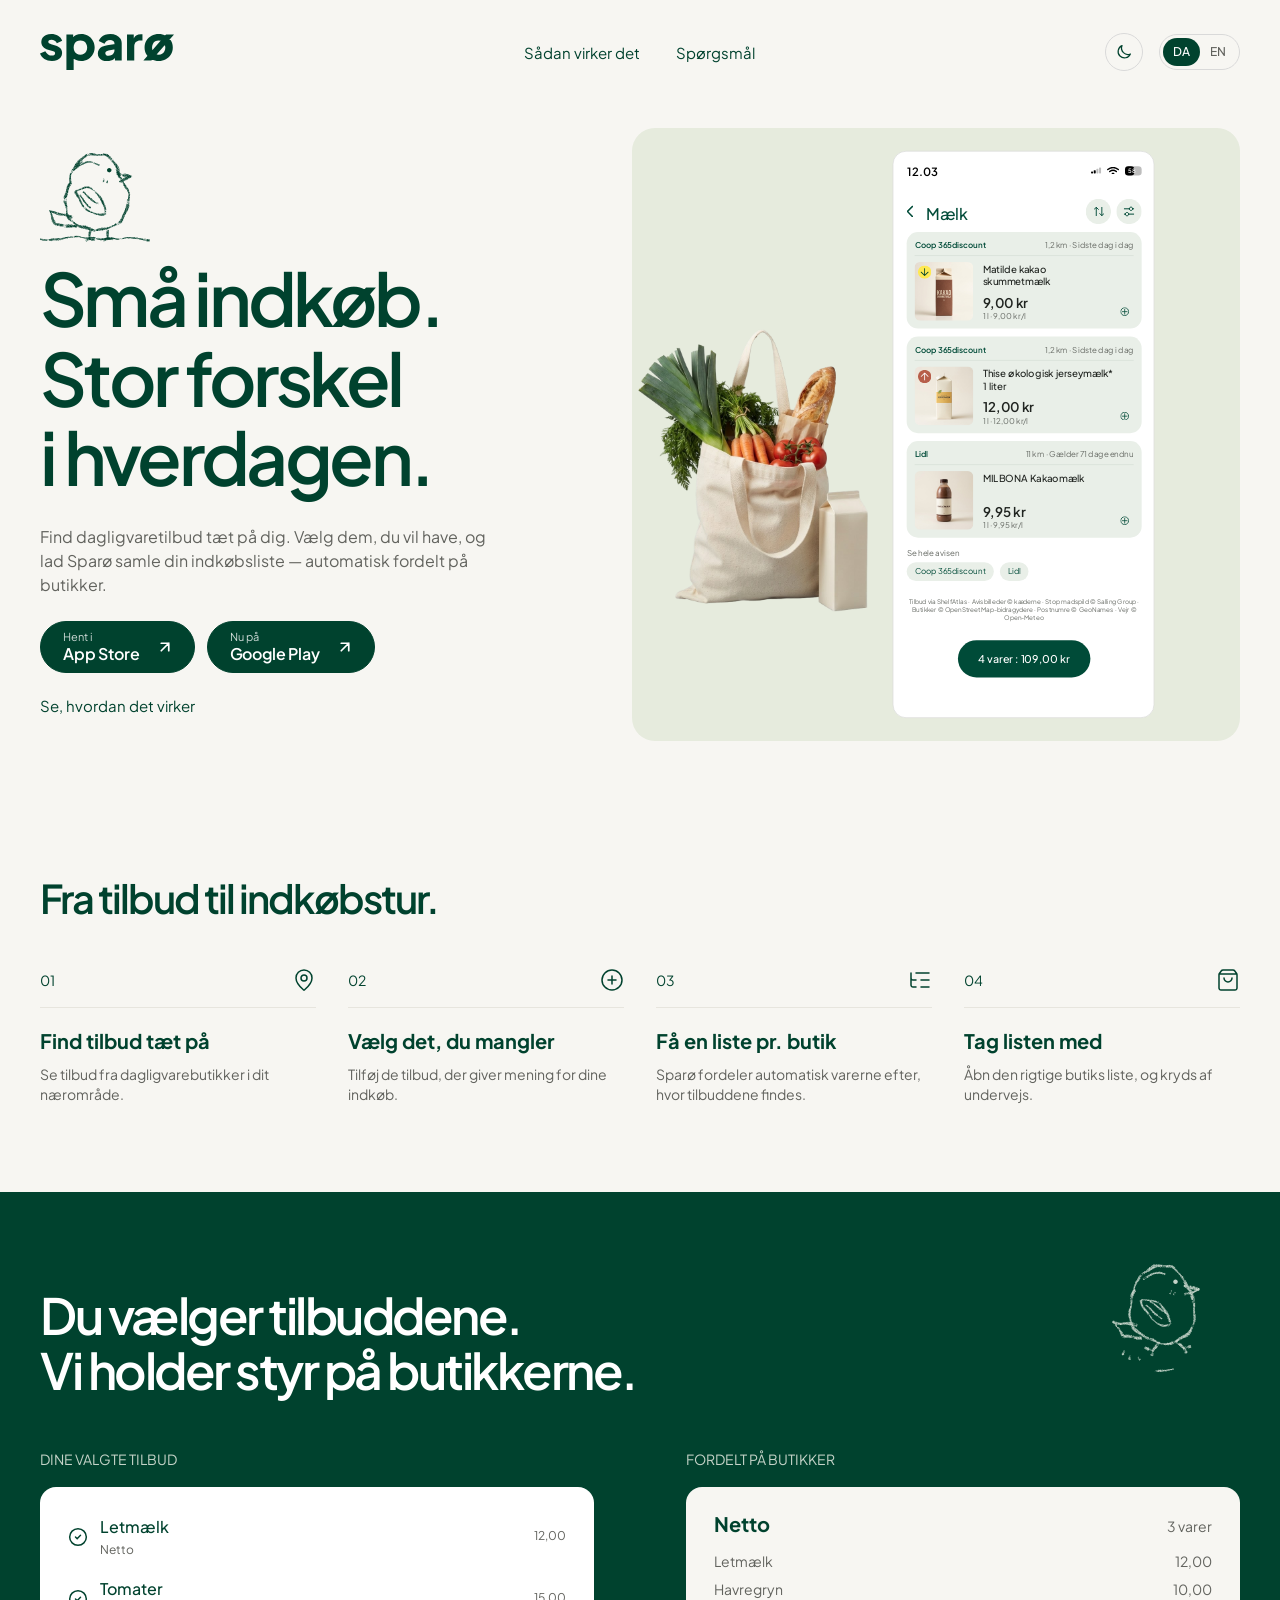
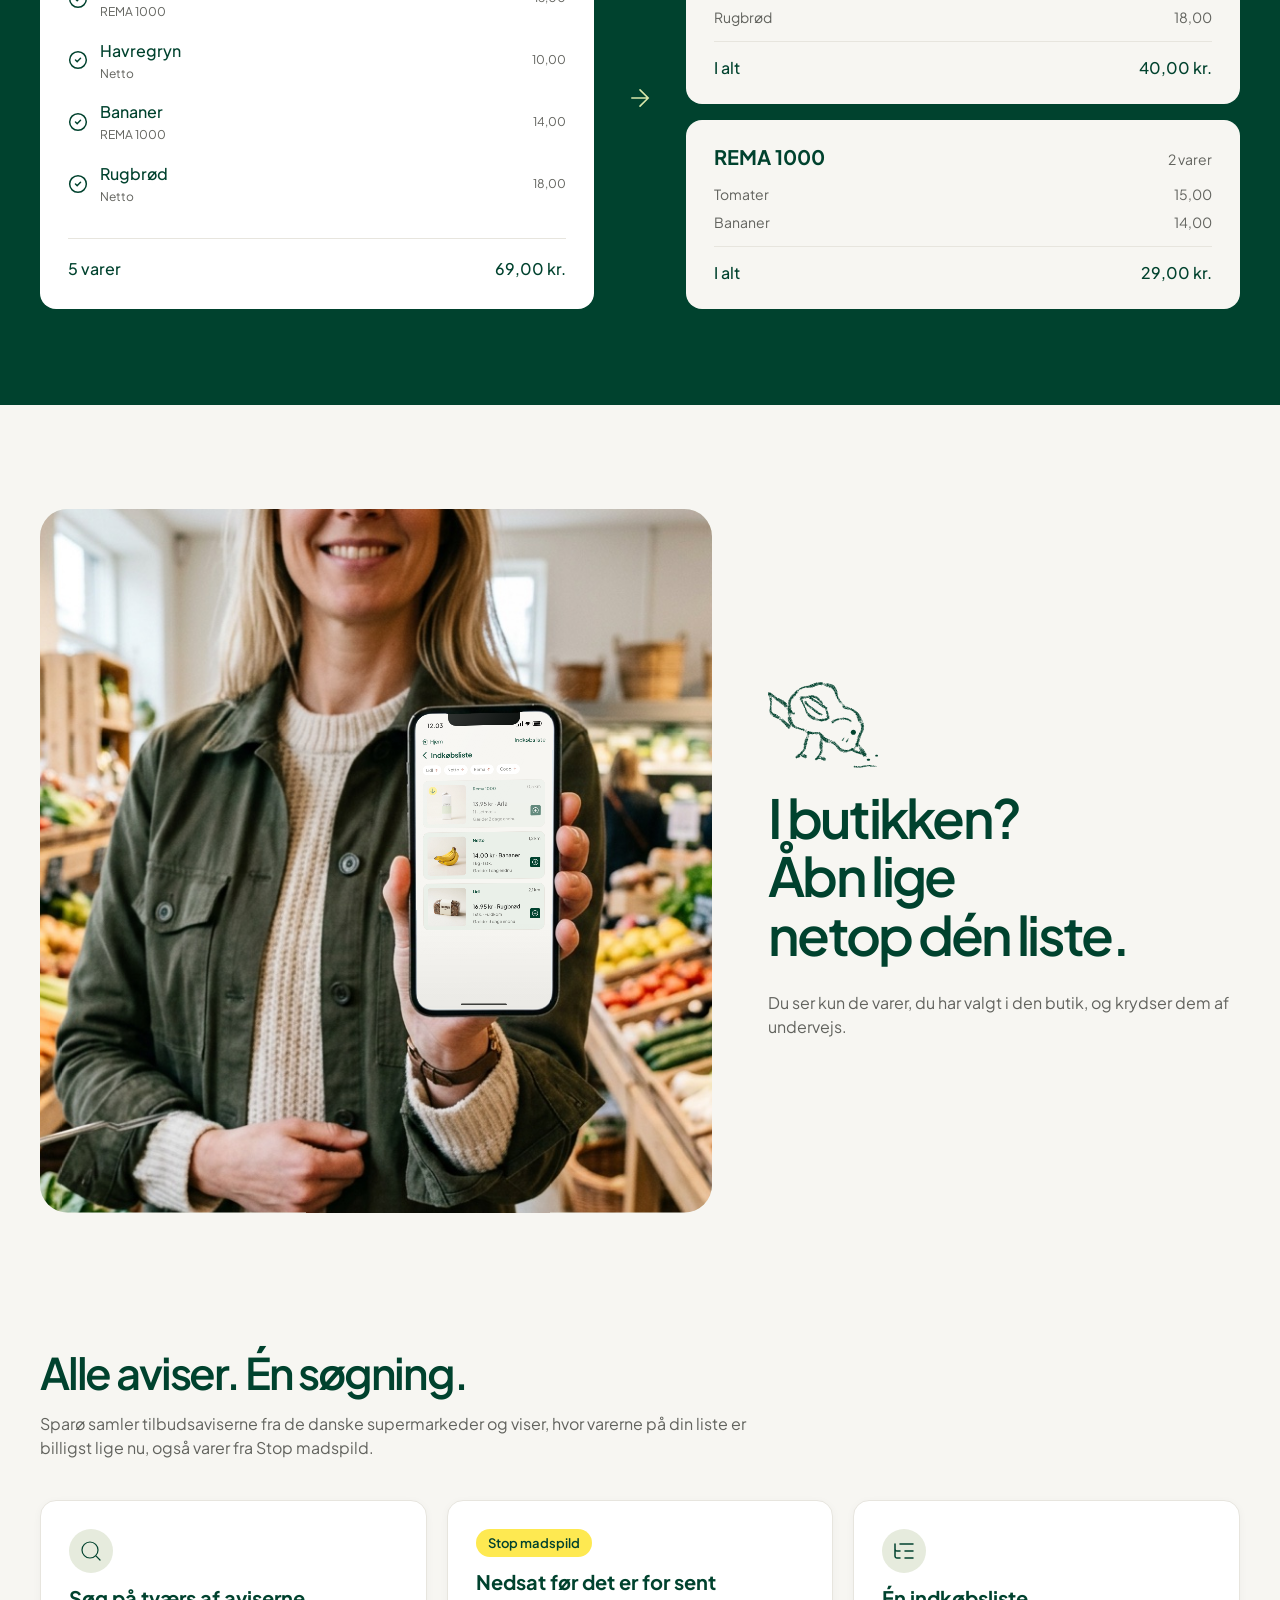
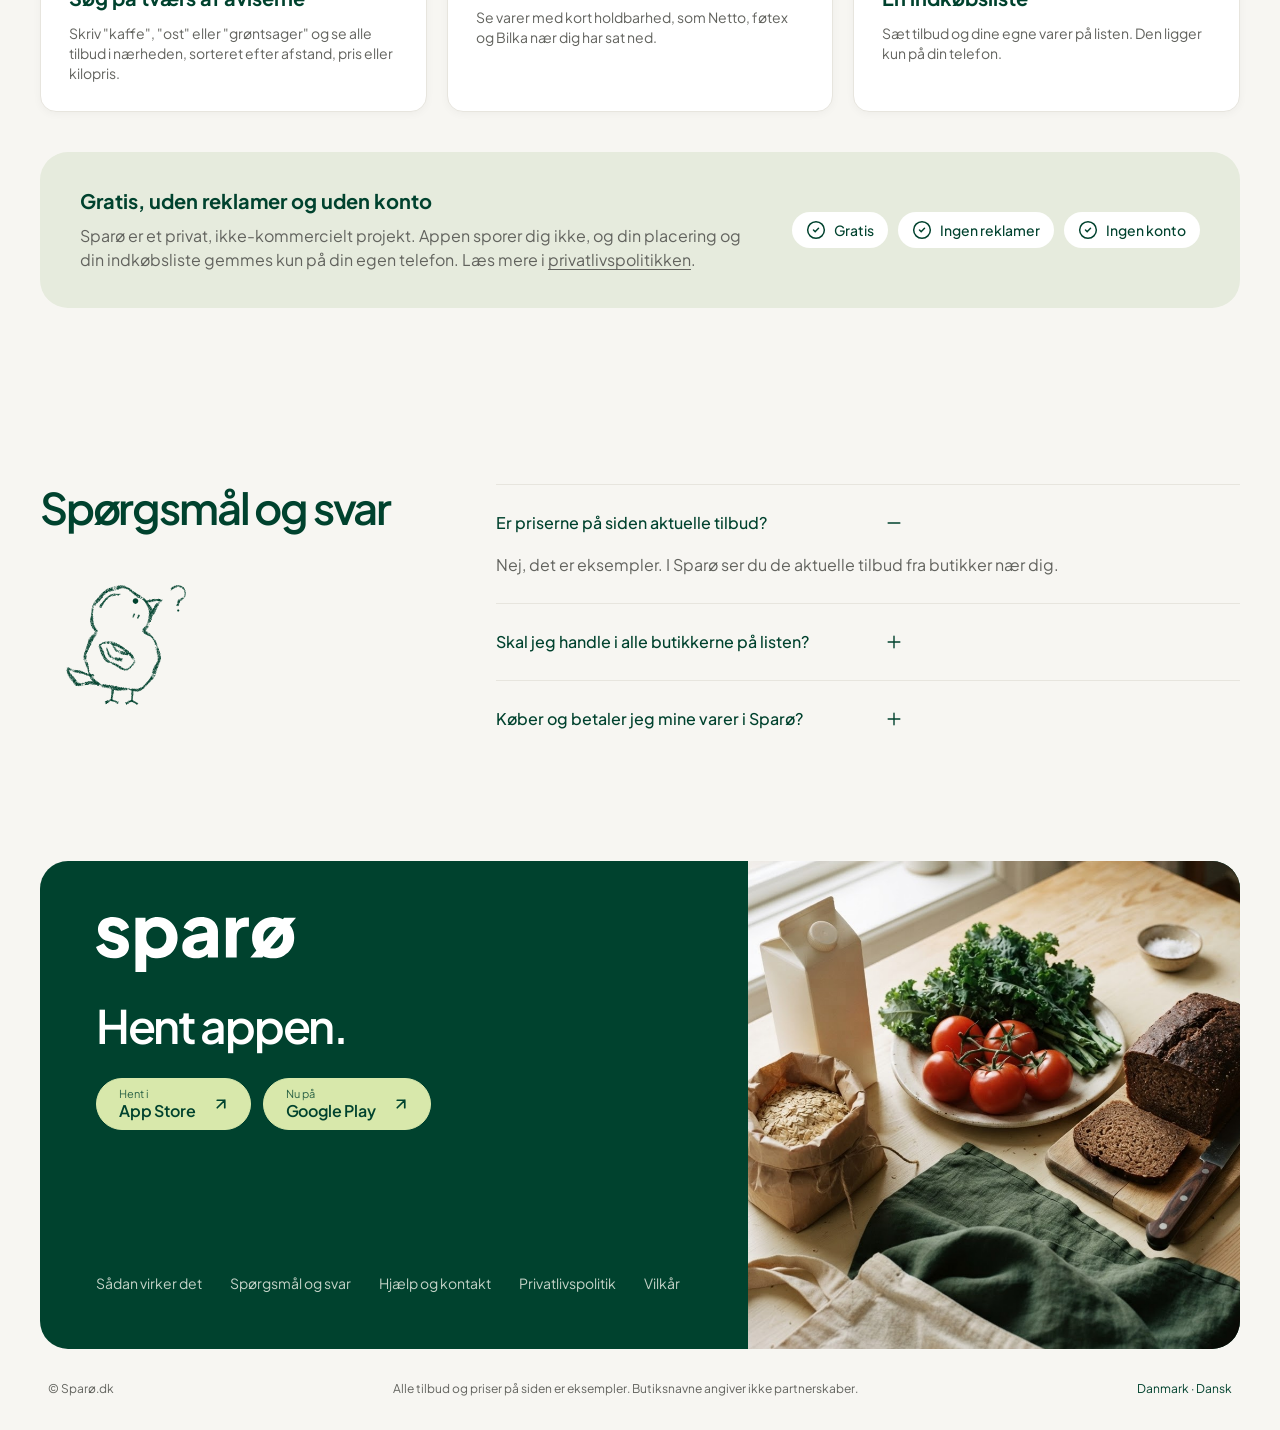
<file: index.html>
<!doctype html>
<html lang="da">
<head>
  <meta charset="utf-8">
  <meta name="viewport" content="width=device-width, initial-scale=1">
  <title data-i18n="meta.title">Sparø.dk · Fra tilbud til indkøbstur</title>
  <meta name="description" data-i18n-content="meta.description" content="Find dagligvaretilbud tæt på dig. Vælg dem, du vil have, og lad Sparø samle din indkøbsliste — automatisk fordelt på butikker.">
  <link rel="stylesheet" href="styles.css?v=25">
  <script>
    // Theme before first paint: the visitor's saved choice, otherwise the system setting.
    (function () {
      var theme;
      try { theme = localStorage.getItem('sparo-theme'); } catch (e) {}
      if (theme !== 'light' && theme !== 'dark') theme = matchMedia('(prefers-color-scheme: dark)').matches ? 'dark' : 'light';
      document.documentElement.dataset.theme = theme;
    })();
    if (!matchMedia('(prefers-reduced-motion: reduce)').matches) {
      document.documentElement.classList.add('motion');
      setTimeout(function () { if (!window.SPARO_READY) document.documentElement.classList.remove('motion'); }, 2500);
    }
  </script>
</head>
<body>

<a class="skip-link" href="#main" data-i18n="a11y.skip">Gå til indhold</a>

<!-- Website navigation -->
<header class="site-header">
  <div class="site-header__inner container">
    <a class="site-header__logo" href="#top" aria-label="Sparø">
      <img src="assets/icons/logo.svg" width="134" height="36.5674" alt="Sparø">
    </a>
    <nav class="site-nav" id="site-nav" aria-label="Hovedmenu" data-i18n-aria="a11y.mainNav">
      <a href="#how" data-i18n="nav.how">Sådan virker det</a>
      <a href="#faq" data-i18n="nav.faq">Spørgsmål</a>
    </nav>
    <div class="site-header__actions">
      <button type="button" class="theme-toggle" data-theme-toggle aria-pressed="false" aria-label="Skift til mørk tilstand">
        <svg class="theme-toggle__icon theme-toggle__icon--moon" width="18" height="18" viewBox="0 0 24 24" fill="none" stroke="currentColor" stroke-width="1.6" stroke-linecap="round" stroke-linejoin="round" aria-hidden="true"><path d="M20.5 14.6A8.5 8.5 0 0 1 9.4 3.5 8.5 8.5 0 1 0 20.5 14.6Z"/></svg>
        <svg class="theme-toggle__icon theme-toggle__icon--sun" width="18" height="18" viewBox="0 0 24 24" fill="none" stroke="currentColor" stroke-width="1.6" stroke-linecap="round" stroke-linejoin="round" aria-hidden="true"><circle cx="12" cy="12" r="4"/><path d="M12 2.5v2M12 19.5v2M4.6 4.6 6 6M18 18l1.4 1.4M2.5 12h2M19.5 12h2M4.6 19.4 6 18M18 6l1.4-1.4"/></svg>
      </button>
      <div class="lang-switch" role="group" aria-label="Sprog / Language">
        <button type="button" class="lang-switch__btn" data-lang="da" aria-pressed="true">DA</button>
        <button type="button" class="lang-switch__btn" data-lang="en" aria-pressed="false">EN</button>
      </div>
      <button type="button" class="menu-toggle" aria-expanded="false" aria-controls="site-nav" data-i18n="nav.menu">Menu</button>
    </div>
  </div>
  <div class="scroll-progress" aria-hidden="true"></div>
</header>

<main id="main">

  <!-- Hero -->
  <section class="hero container" id="top">
    <div class="hero__promise" data-stagger>
      <img class="illo illo--perched" data-reveal="pop" src="assets/illustrations/perched.svg" width="110" height="89.5451" alt="" aria-hidden="true">
      <h1 class="display display--xl" data-reveal="headline" data-i18n="hero.title">Små indkøb.<br>Stor forskel<br>i hverdagen.</h1>
      <div class="hero__intro">
        <p class="body text-muted" data-i18n="hero.lead">Find dagligvaretilbud tæt på dig. Vælg dem, du vil have, og lad Sparø samle din indkøbsliste — automatisk fordelt på butikker.</p>
        <div class="hero__actions">
          <div class="store-ctas" role="group" aria-label="Hent appen" data-i18n-aria="store.get">
            <a class="store-btn" href="#app" data-store="ios" aria-label="Hent Sparø i App Store" data-i18n-aria="store.iosAria">
              <span class="store-btn__text"><span class="store-btn__small" data-i18n="store.iosSmall">Hent i</span><span class="store-btn__name">App Store</span></span>
              <img src="assets/icons/arrow-up-right-inverse.svg" width="18" height="18" alt="">
            </a>
            <a class="store-btn" href="#app" data-store="android" aria-label="Hent Sparø på Google Play" data-i18n-aria="store.androidAria">
              <span class="store-btn__text"><span class="store-btn__small" data-i18n="store.androidSmall">Nu på</span><span class="store-btn__name">Google Play</span></span>
              <img src="assets/icons/arrow-up-right-inverse.svg" width="18" height="18" alt="">
            </a>
          </div>
          <a class="link-nav" href="#how" data-i18n="hero.how">Se, hvordan det virker</a>
        </div>
      </div>
    </div>

    <div class="hero__story" data-reveal="scale" style="--delay: 150ms">
      <div class="stage" data-stage-width="744" data-stage-height="750">
        <div class="stage__inner story">
          <img class="story__photo" data-reveal="left" style="--delay: 550ms" data-parallax="0.04" src="assets/images/everyday-groceries.png" width="400" height="420" alt="" data-i18n-alt="alt.groceries">

          <!-- Discovery app: Figma "Sparo · Milk offers" (393 x 852), scaled to fit the story panel -->
          <div class="phone milk" data-reveal style="--delay: 400ms" aria-hidden="true">
            <p class="milk__time">12.03</p>
            <span class="milk__bar" style="left: 297.2px; top: 30px; height: 3px"></span>
            <span class="milk__bar" style="left: 301.2px; top: 28px; height: 5px"></span>
            <span class="milk__bar milk__bar--off" style="left: 305.2px; top: 26px; height: 7px"></span>
            <span class="milk__bar milk__bar--off" style="left: 309.2px; top: 24px; height: 9px"></span>
            <img class="milk__wifi" src="assets/icons/milk/wifi.svg" width="18.2001" height="11.2" alt="">
            <span class="milk__battery"><span class="milk__battery-charge"></span><span class="milk__battery-level">58</span></span>
            <img class="milk__back" src="assets/icons/milk/back.svg" width="10.4" height="18.4" alt="">
            <p class="milk__title" data-i18n="app.milk">Mælk</p>
            <img class="milk__btn" style="left: 289px" src="assets/icons/milk/sort.svg" width="38" height="38" alt="">
            <img class="milk__btn" style="left: 335px" src="assets/icons/milk/filters.svg" width="38" height="38" alt="">
            <img class="milk__sort-arrows" src="assets/icons/milk/sort-arrows.svg" width="15.35" height="13.35" alt="">
            <img class="milk__filter-icon" src="assets/icons/milk/filter-icon.svg" width="20" height="20" alt="">
            <div class="milk-offer" style="top: 121px">
              <p class="milk-offer__store">Coop 365discount</p>
              <p class="milk-offer__meta" data-i18n="app.lastDay">1,2 km · Sidste dag i dag</p>
              <span class="milk-offer__rule"></span>
              <div class="milk-offer__img">
                <img src="assets/images/product-cocoa-skim-da.jpg" data-i18n-src="img.cocoaSkim" alt="">
                <img class="milk-offer__marker milk-offer__marker--cheapest" src="assets/icons/milk/marker-cheapest.svg" width="24" height="24" alt="">
              </div>
              <p class="milk-offer__name" data-i18n="app.p1">Matilde kakao skummetmælk</p>
              <p class="milk-offer__price" data-i18n-num>9,00 kr</p>
              <p class="milk-offer__unit" data-i18n-num>1 l · 9,00 kr/l</p>
              <img class="milk-offer__add" src="assets/icons/milk/add-product.svg" width="13" height="13" alt="">
              <img class="milk-offer__plus" src="assets/icons/milk/plus.svg" width="9.2" height="9.2" alt="">
            </div>
            <div class="milk-offer" style="top: 278px">
              <p class="milk-offer__store">Coop 365discount</p>
              <p class="milk-offer__meta" data-i18n="app.lastDay">1,2 km · Sidste dag i dag</p>
              <span class="milk-offer__rule"></span>
              <div class="milk-offer__img">
                <img src="assets/images/product-jersey-da.jpg" data-i18n-src="img.jersey" alt="">
                <img class="milk-offer__marker milk-offer__marker--priciest" src="assets/icons/milk/marker-priciest.svg" width="24" height="24" alt="">
              </div>
              <p class="milk-offer__name" data-i18n="app.p2">Thise økologisk jerseymælk* 1 liter</p>
              <p class="milk-offer__price" data-i18n-num>12,00 kr</p>
              <p class="milk-offer__unit" data-i18n-num>1 l · 12,00 kr/l</p>
              <img class="milk-offer__add" src="assets/icons/milk/add-product.svg" width="13" height="13" alt="">
              <img class="milk-offer__plus" src="assets/icons/milk/plus.svg" width="9.2" height="9.2" alt="">
            </div>
            <div class="milk-offer" style="top: 435px">
              <p class="milk-offer__store">Lidl</p>
              <p class="milk-offer__meta" data-i18n="app.validLong">11 km · Gælder 71 dage endnu</p>
              <span class="milk-offer__rule"></span>
              <div class="milk-offer__img">
                <img src="assets/images/product-cocoa-bottle-da.jpg" data-i18n-src="img.cocoaBottle" alt="">
              </div>
              <p class="milk-offer__name" data-i18n="app.p3">MILBONA Kakaomælk</p>
              <p class="milk-offer__price" data-i18n-num>9,95 kr</p>
              <p class="milk-offer__unit" data-i18n-num>1 l · 9,95 kr/l</p>
              <img class="milk-offer__add" src="assets/icons/milk/add-product.svg" width="13" height="13" alt="">
              <img class="milk-offer__plus" src="assets/icons/milk/plus.svg" width="9.2" height="9.2" alt="">
            </div>
            <p class="milk__leaflet" data-i18n="app.leaflet">Se hele avisen</p>
            <span class="milk__chip" style="left: 20px; width: 131px">Coop 365discount</span>
            <span class="milk__chip" style="left: 160px; width: 43px">Lidl</span>
            <p class="milk__attribution" data-i18n="app.attribution">Tilbud via ShelfAtlas · Avisbilleder © kæderne · Stop madspild © Salling Group · Butikker © OpenStreetMap-bidragydere · Postnumre © GeoNames · Vejr © Open-Meteo</p>
            <div class="milk__basket" data-i18n="app.basket">4 varer : 109,00 kr</div>
          </div>
        </div>
      </div>
    </div>
  </section>

  <!-- How it works -->
  <section class="how" id="how">
    <div class="container">
      <h2 class="display display--md" data-reveal="headline" data-i18n="how.title">Fra tilbud til indkøbstur.</h2>
      <ol class="steps" data-stagger>
        <li class="step">
          <div class="step__marker"><span>01</span><img src="assets/icons/map-pin.svg" width="24" height="24" alt=""></div>
          <h3 class="heading" data-i18n="how.s1.title">Find tilbud tæt på</h3>
          <p class="body-sm text-muted" data-i18n="how.s1.text">Se tilbud fra dagligvarebutikker i dit nærområde.</p>
        </li>
        <li class="step">
          <div class="step__marker"><span>02</span><img src="assets/icons/circle-plus.svg" width="24" height="24" alt=""></div>
          <h3 class="heading" data-i18n="how.s2.title">Vælg det, du mangler</h3>
          <p class="body-sm text-muted" data-i18n="how.s2.text">Tilføj de tilbud, der giver mening for dine indkøb.</p>
        </li>
        <li class="step">
          <div class="step__marker"><span>03</span><img src="assets/icons/list-tree.svg" width="24" height="24" alt=""></div>
          <h3 class="heading" data-i18n="how.s3.title">Få en liste pr. butik</h3>
          <p class="body-sm text-muted" data-i18n="how.s3.text">Sparø fordeler automatisk varerne efter, hvor tilbuddene findes.</p>
        </li>
        <li class="step">
          <div class="step__marker"><span>04</span><img src="assets/icons/shopping-bag.svg" width="24" height="24" alt=""></div>
          <h3 class="heading" data-i18n="how.s4.title">Tag listen med</h3>
          <p class="body-sm text-muted" data-i18n="how.s4.text">Åbn den rigtige butiks liste, og kryds af undervejs.</p>
        </li>
      </ol>
    </div>
  </section>

  <!-- Sorted by store -->
  <section class="sorted" id="list">
    <div class="container">
      <img class="illo illo--hopping" data-reveal="pop" style="--delay: 300ms" src="assets/illustrations/hopping-light.svg" width="88" height="108.455" alt="" aria-hidden="true" loading="lazy">
      <div class="split-heading">
        <div class="split-heading__title split-heading__title--740" data-stagger>
          <h2 class="display display--lg2 text-inverse" data-reveal="headline" data-i18n="sorted.title">Du vælger tilbuddene.<br>Vi holder styr på butikkerne.</h2>
        </div>
      </div>

      <div class="flow" data-stagger style="--stagger: 160ms">
        <div class="flow__stage">
          <p class="flow__label" data-i18n="sorted.selectedLabel">DINE VALGTE TILBUD</p>
          <div class="summary" data-stagger style="--delay: 350ms; --stagger: 70ms">
            <div class="summary__item">
              <img src="assets/icons/circle-check-small.svg" width="20" height="20" alt="">
              <div><strong data-i18n="item.milk">Letmælk</strong><span>Netto</span></div>
              <span class="summary__price" data-i18n-num>12,00</span>
            </div>
            <div class="summary__item">
              <img src="assets/icons/circle-check-small.svg" width="20" height="20" alt="">
              <div><strong data-i18n="item.tomatoes">Tomater</strong><span>REMA 1000</span></div>
              <span class="summary__price" data-i18n-num>15,00</span>
            </div>
            <div class="summary__item">
              <img src="assets/icons/circle-check-small.svg" width="20" height="20" alt="">
              <div><strong data-i18n="item.oats">Havregryn</strong><span>Netto</span></div>
              <span class="summary__price" data-i18n-num>10,00</span>
            </div>
            <div class="summary__item">
              <img src="assets/icons/circle-check-small.svg" width="20" height="20" alt="">
              <div><strong data-i18n="item.bananas">Bananer</strong><span>REMA 1000</span></div>
              <span class="summary__price" data-i18n-num>14,00</span>
            </div>
            <div class="summary__item">
              <img src="assets/icons/circle-check-small.svg" width="20" height="20" alt="">
              <div><strong data-i18n="item.rye">Rugbrød</strong><span>Netto</span></div>
              <span class="summary__price" data-i18n-num>18,00</span>
            </div>
            <div class="summary__total"><span data-i18n="sorted.count">5 varer</span><span data-i18n-num>69,00 kr.</span></div>
          </div>
        </div>

        <img class="flow__arrow" data-reveal="left" src="assets/icons/arrow-right.svg" width="28" height="28" alt="">

        <div class="flow__stage">
          <p class="flow__label" data-i18n="sorted.groupsLabel">FORDELT PÅ BUTIKKER</p>
          <div class="store-groups" data-stagger style="--delay: 650ms; --stagger: 140ms">
          <article class="store-card">
            <div class="store-card__head"><h3 class="heading">Netto</h3><span data-i18n="sorted.items3">3 varer</span></div>
            <ul class="store-card__items">
              <li><span data-i18n="item.milk">Letmælk</span><span data-i18n-num>12,00</span></li>
              <li><span data-i18n="item.oats">Havregryn</span><span data-i18n-num>10,00</span></li>
              <li><span data-i18n="item.rye">Rugbrød</span><span data-i18n-num>18,00</span></li>
            </ul>
            <div class="store-card__total"><span data-i18n="sorted.subtotal">I alt</span><span data-i18n-num>40,00 kr.</span></div>
          </article>
          <article class="store-card">
            <div class="store-card__head"><h3 class="heading">REMA 1000</h3><span data-i18n="sorted.items2">2 varer</span></div>
            <ul class="store-card__items">
              <li><span data-i18n="item.tomatoes">Tomater</span><span data-i18n-num>15,00</span></li>
              <li><span data-i18n="item.bananas">Bananer</span><span data-i18n-num>14,00</span></li>
            </ul>
            <div class="store-card__total"><span data-i18n="sorted.subtotal">I alt</span><span data-i18n-num>29,00 kr.</span></div>
          </article>
          </div>
        </div>
      </div>
    </div>
  </section>

  <!-- In the store -->
  <section class="trip container">
    <div class="trip__media" data-reveal="scale">
      <div class="stage" data-stage-width="680" data-stage-height="712">
        <div class="stage__inner trip-photo">
          <div class="trip-photo__scene" data-parallax="0.04">
            <img class="trip-photo__img" src="assets/images/in-store-shopper.jpg" width="1024" height="1024" alt="" data-i18n-alt="alt.trip">
            <!-- Sparø UI warped onto the phone screen in the photo -->
            <div class="phone-screen" aria-hidden="true">
              <div class="phone-screen__ui" data-reveal="fade" style="--delay: 500ms">
                <div class="phone-screen__status">
                  <span class="phone__time">12.03</span>
                  <span class="phone__indicators">
                    <span class="phone__signal"><i></i><i></i><i></i><i></i></span>
                    <img src="assets/icons/wifi.svg" width="16" height="12" alt="">
                    <span class="phone__battery"><span><i></i></span><b></b></span>
                  </span>
                </div>
                <div class="mini-app">
                  <div class="mini-app__nav">
                    <span class="mini-app__home"><img src="assets/icons/home.svg" width="16" height="16" alt=""><span data-i18n="app.home">Hjem</span></span>
                    <span data-i18n="app.shoppingList">Indkøbsliste</span>
                  </div>
                  <div class="mini-app__heading">
                    <img src="assets/icons/back.svg" width="12" height="20" alt="">
                    <strong data-i18n="app.shoppingList">Indkøbsliste</strong>
                  </div>
                  <div class="mini-app__chips">
                    <span class="chip chip--static">Lidl<img src="assets/icons/price-up.svg" width="8" height="8" alt=""></span>
                    <span class="chip chip--static">Netto<img src="assets/icons/price-up.svg" width="8" height="8" alt=""></span>
                    <span class="chip chip--static">Rema<img src="assets/icons/price-up.svg" width="8" height="8" alt=""></span>
                    <span class="chip chip--static">Coop<img src="assets/icons/price-up.svg" width="8" height="8" alt=""></span>
                  </div>
                  <div class="product-row product-row--faded">
                    <div class="product-row__photo">
                      <img class="product-row__img" src="assets/images/product-milk-da.jpg" data-i18n-src="img.milk" alt="">
                      <img class="product-row__marker" src="assets/icons/marker-cheapest.svg" width="24" height="24" alt="">
                    </div>
                    <div class="product-row__body">
                      <div class="product-row__top"><strong>Rema 1000</strong><span data-i18n="app.r1.dist">0,5 km</span></div>
                      <div class="product-row__bottom">
                        <div>
                          <p class="product-row__price" data-i18n="app.r1.price">13,95 kr · Arla</p>
                          <p data-i18n="app.r1.meta">1 l · Letmælk</p>
                          <p data-i18n="app.r1.valid">Gælder 2 dage endnu</p>
                        </div>
                        <img src="assets/icons/row-arrow.svg" width="29" height="29" alt="">
                      </div>
                    </div>
                  </div>
                  <div class="product-row">
                    <div class="product-row__photo">
                      <img class="product-row__img" src="assets/images/product-bananas.jpg" alt="">
                    </div>
                    <div class="product-row__body">
                      <div class="product-row__top"><strong>Netto</strong><span data-i18n="app.r2.dist">1,2 km</span></div>
                      <div class="product-row__bottom">
                        <div>
                          <p class="product-row__price" data-i18n="app.r2.price">14,00 kr · Bananer</p>
                          <p data-i18n="app.r2.meta">1 kg · 1 stk.</p>
                          <p data-i18n="app.r2.valid">Gælder 1 dag endnu</p>
                        </div>
                        <img src="assets/icons/row-arrow.svg" width="29" height="29" alt="">
                      </div>
                    </div>
                  </div>
                  <div class="product-row">
                    <div class="product-row__photo">
                      <img class="product-row__img" src="assets/images/product-rye-da.jpg" data-i18n-src="img.rye" alt="">
                    </div>
                    <div class="product-row__body">
                      <div class="product-row__top"><strong>Lidl</strong><span data-i18n="app.r3.dist">2,1 km</span></div>
                      <div class="product-row__bottom">
                        <div>
                          <p class="product-row__price" data-i18n="app.r3.price">16,95 kr · Rugbrød</p>
                          <p data-i18n="app.r3.meta">1 stk. · Fuldkorn</p>
                          <p data-i18n="app.r3.valid">Gælder 3 dage endnu</p>
                        </div>
                        <img src="assets/icons/row-arrow.svg" width="29" height="29" alt="">
                      </div>
                    </div>
                  </div>
                </div>
                <span class="phone-screen__home-bar"></span>
              </div>
              <span class="phone-screen__notch"></span>
              <span class="phone-screen__glare"></span>
            </div>
          </div>
        </div>
      </div>
    </div>

    <div class="trip__guidance" data-stagger>
      <img class="illo illo--pecking" data-reveal="pop" src="assets/illustrations/pecking.svg" width="110" height="85.4822" alt="" aria-hidden="true" loading="lazy">
      <h2 class="display display--xl2" data-reveal="headline" data-i18n="trip.title">I butikken?<br>Åbn lige<br>netop dén liste.</h2>
      <p class="body text-muted" data-i18n="trip.lead">Du ser kun de varer, du har valgt i den butik, og krydser dem af undervejs.</p>
    </div>
  </section>

  <!-- More than offers: what else Sparø does, and the privacy promise -->
  <section class="more" id="more">
    <div class="container">
      <div class="more__head" data-stagger>
        <h2 class="display display--lg" data-reveal="headline" data-i18n="more.title">Alle aviser. Én søgning.</h2>
        <p class="body text-muted" data-i18n="more.lead">Sparø samler tilbudsaviserne fra de danske supermarkeder og viser, hvor varerne på din liste er billigst lige nu, også varer fra Stop madspild.</p>
      </div>
      <div class="features" data-stagger style="--stagger: 110ms">
        <article class="feature">
          <span class="feature__icon"><img src="assets/icons/search.svg" width="24" height="24" alt=""></span>
          <h3 class="heading" data-i18n="more.f1.title">Søg på tværs af aviserne</h3>
          <p class="body-sm text-muted" data-i18n="more.f1.text">Skriv "kaffe", "ost" eller "grøntsager" og se alle tilbud i nærheden, sorteret efter afstand, pris eller kilopris.</p>
        </article>
        <article class="feature">
          <span class="feature__tag">Stop madspild</span>
          <h3 class="heading" data-i18n="more.f2.title">Nedsat før det er for sent</h3>
          <p class="body-sm text-muted" data-i18n="more.f2.text">Se varer med kort holdbarhed, som Netto, føtex og Bilka nær dig har sat ned.</p>
        </article>
        <article class="feature">
          <span class="feature__icon"><img src="assets/icons/list-tree.svg" width="24" height="24" alt=""></span>
          <h3 class="heading" data-i18n="more.f3.title">Én indkøbsliste</h3>
          <p class="body-sm text-muted" data-i18n="more.f3.text">Sæt tilbud og dine egne varer på listen. Den ligger kun på din telefon.</p>
        </article>
      </div>
      <div class="promise" data-reveal="scale">
        <div class="promise__text">
          <h3 class="heading" data-i18n="more.promise.title">Gratis, uden reklamer og uden konto</h3>
          <p class="body text-muted" data-i18n="more.promise.text">Sparø er et privat, ikke-kommercielt projekt. Appen sporer dig ikke, og din placering og din indkøbsliste gemmes kun på din egen telefon. Læs mere i <a href="privacy/">privatlivspolitikken</a>.</p>
        </div>
        <ul class="promise__list">
          <li><img src="assets/icons/circle-check-small.svg" width="20" height="20" alt=""><span data-i18n="more.promise.free">Gratis</span></li>
          <li><img src="assets/icons/circle-check-small.svg" width="20" height="20" alt=""><span data-i18n="more.promise.ads">Ingen reklamer</span></li>
          <li><img src="assets/icons/circle-check-small.svg" width="20" height="20" alt=""><span data-i18n="more.promise.account">Ingen konto</span></li>
        </ul>
      </div>
    </div>
  </section>

  <!-- Questions -->
  <section class="faq" id="faq">
    <div class="container faq__inner">
      <div class="faq__intro" data-stagger>
        <h2 class="display display--lg" data-reveal="headline" data-i18n="faq.title">Spørgsmål og svar</h2>
        <img class="illo illo--curious" data-reveal="pop" src="assets/illustrations/curious.svg" width="120" height="119.931" alt="" aria-hidden="true" loading="lazy">
      </div>
      <div class="faq__list" data-stagger style="--stagger: 80ms">
        <details class="faq-item" open>
          <summary>
            <span data-i18n="faq.q1">Er priserne på siden aktuelle tilbud?</span>
            <span class="faq-item__icon"><img class="faq-item__minus" src="assets/icons/minus.svg" width="20" height="20" alt=""><img class="faq-item__plus" src="assets/icons/plus.svg" width="20" height="20" alt=""></span>
          </summary>
          <div class="faq-item__body"><p class="body text-muted" data-i18n="faq.a1">Nej, det er eksempler. I Sparø ser du de aktuelle tilbud fra butikker nær dig.</p></div>
        </details>
        <details class="faq-item">
          <summary>
            <span data-i18n="faq.q2">Skal jeg handle i alle butikkerne på listen?</span>
            <span class="faq-item__icon"><img class="faq-item__minus" src="assets/icons/minus.svg" width="20" height="20" alt=""><img class="faq-item__plus" src="assets/icons/plus.svg" width="20" height="20" alt=""></span>
          </summary>
          <div class="faq-item__body"><p class="body text-muted" data-i18n="faq.a2">Nej. Du kan fjerne varer eller springe en butik over.</p></div>
        </details>
        <details class="faq-item">
          <summary>
            <span data-i18n="faq.q3">Køber og betaler jeg mine varer i Sparø?</span>
            <span class="faq-item__icon"><img class="faq-item__minus" src="assets/icons/minus.svg" width="20" height="20" alt=""><img class="faq-item__plus" src="assets/icons/plus.svg" width="20" height="20" alt=""></span>
          </summary>
          <div class="faq-item__body"><p class="body text-muted" data-i18n="faq.a3">Nej. Du handler og betaler i butikken, som du plejer.</p></div>
        </details>
      </div>
    </div>
  </section>

</main>

<!-- Footer -->
<footer class="site-footer" id="app">
  <div class="container">
    <div class="app-card" data-reveal="scale">
      <div class="app-card__content" data-stagger style="--delay: 200ms">
        <img class="app-card__logo" src="assets/icons/logo-inverse.svg" width="256" height="69.8601" alt="Sparø">
        <h2 class="display display--lg3 text-inverse" data-reveal="headline" data-i18n="footer.title">Hent appen.</h2>
        <div class="store-ctas" role="group" aria-label="Hent appen" data-i18n-aria="store.get">
          <a class="store-btn store-btn--lime" href="#app" data-store="ios" aria-label="Hent Sparø i App Store" data-i18n-aria="store.iosAria">
            <span class="store-btn__text"><span class="store-btn__small" data-i18n="store.iosSmall">Hent i</span><span class="store-btn__name">App Store</span></span>
            <img src="assets/icons/arrow-up-right.svg" width="18" height="18" alt="">
          </a>
          <a class="store-btn store-btn--lime" href="#app" data-store="android" aria-label="Hent Sparø på Google Play" data-i18n-aria="store.androidAria">
            <span class="store-btn__text"><span class="store-btn__small" data-i18n="store.androidSmall">Nu på</span><span class="store-btn__name">Google Play</span></span>
            <img src="assets/icons/arrow-up-right.svg" width="18" height="18" alt="">
          </a>
        </div>
        <nav class="app-card__links" aria-label="Sidefod" data-i18n-aria="a11y.footerNav">
          <a href="#how" data-i18n="nav.how">Sådan virker det</a>
          <a href="#faq" data-i18n="footer.faq">Spørgsmål og svar</a>
          <a href="support/" data-i18n="footer.support">Hjælp og kontakt</a>
          <a href="privacy/" data-i18n="footer.privacy">Privatlivspolitik</a>
          <a href="terms/" data-i18n="footer.terms">Vilkår</a>
        </nav>
      </div>
      <img class="app-card__photo" data-parallax="0.05" src="assets/images/groceries-at-home.jpg" width="464" height="488" alt="" data-i18n-alt="alt.home" loading="lazy">
    </div>
    <div class="site-footer__notes" data-reveal="fade">
      <p>© Sparø.dk</p>
      <p data-i18n="footer.disclaimer">Alle tilbud og priser på siden er eksempler. Butiksnavne angiver ikke partnerskaber.</p>
      <button type="button" class="site-footer__lang" data-lang-toggle data-i18n="footer.lang">Danmark · Dansk</button>
    </div>
  </div>
</footer>

<script src="i18n.js?v=25"></script>
<script src="main.js?v=28"></script>
</body>
</html>
</file>
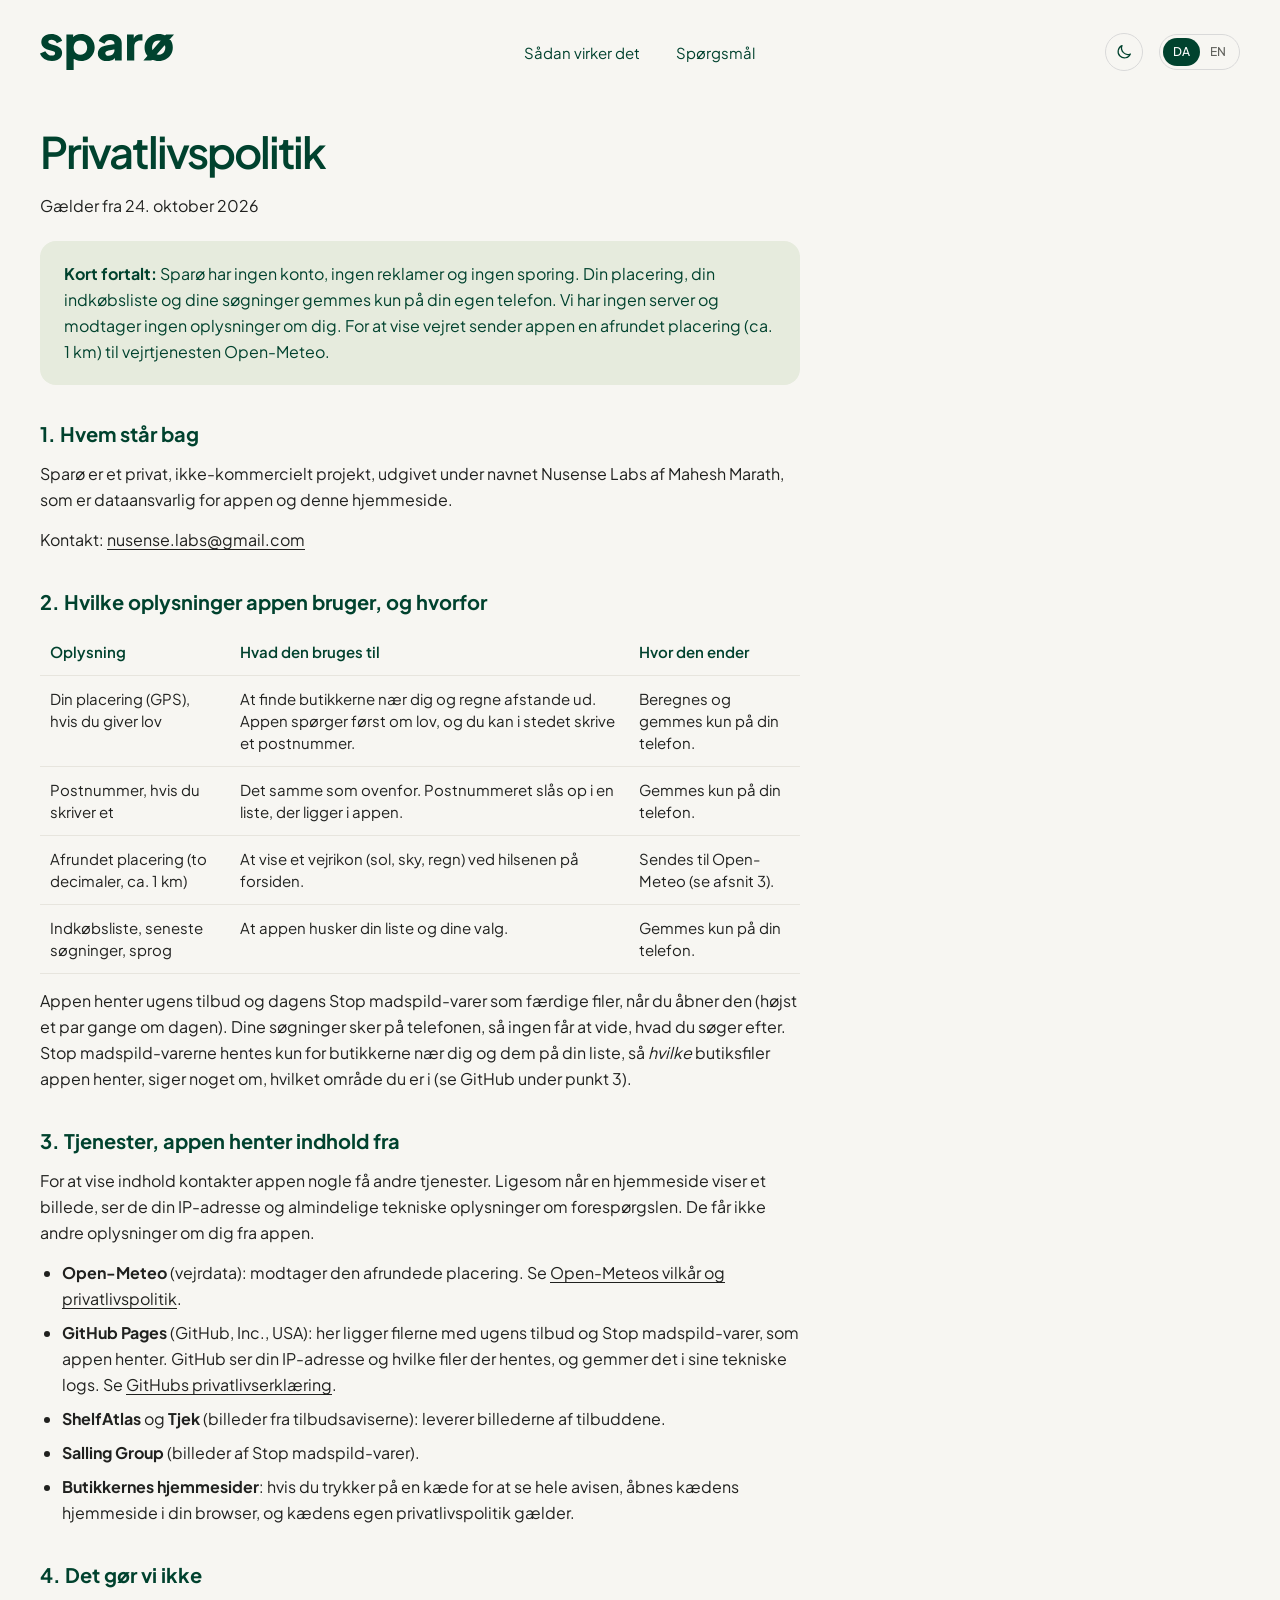
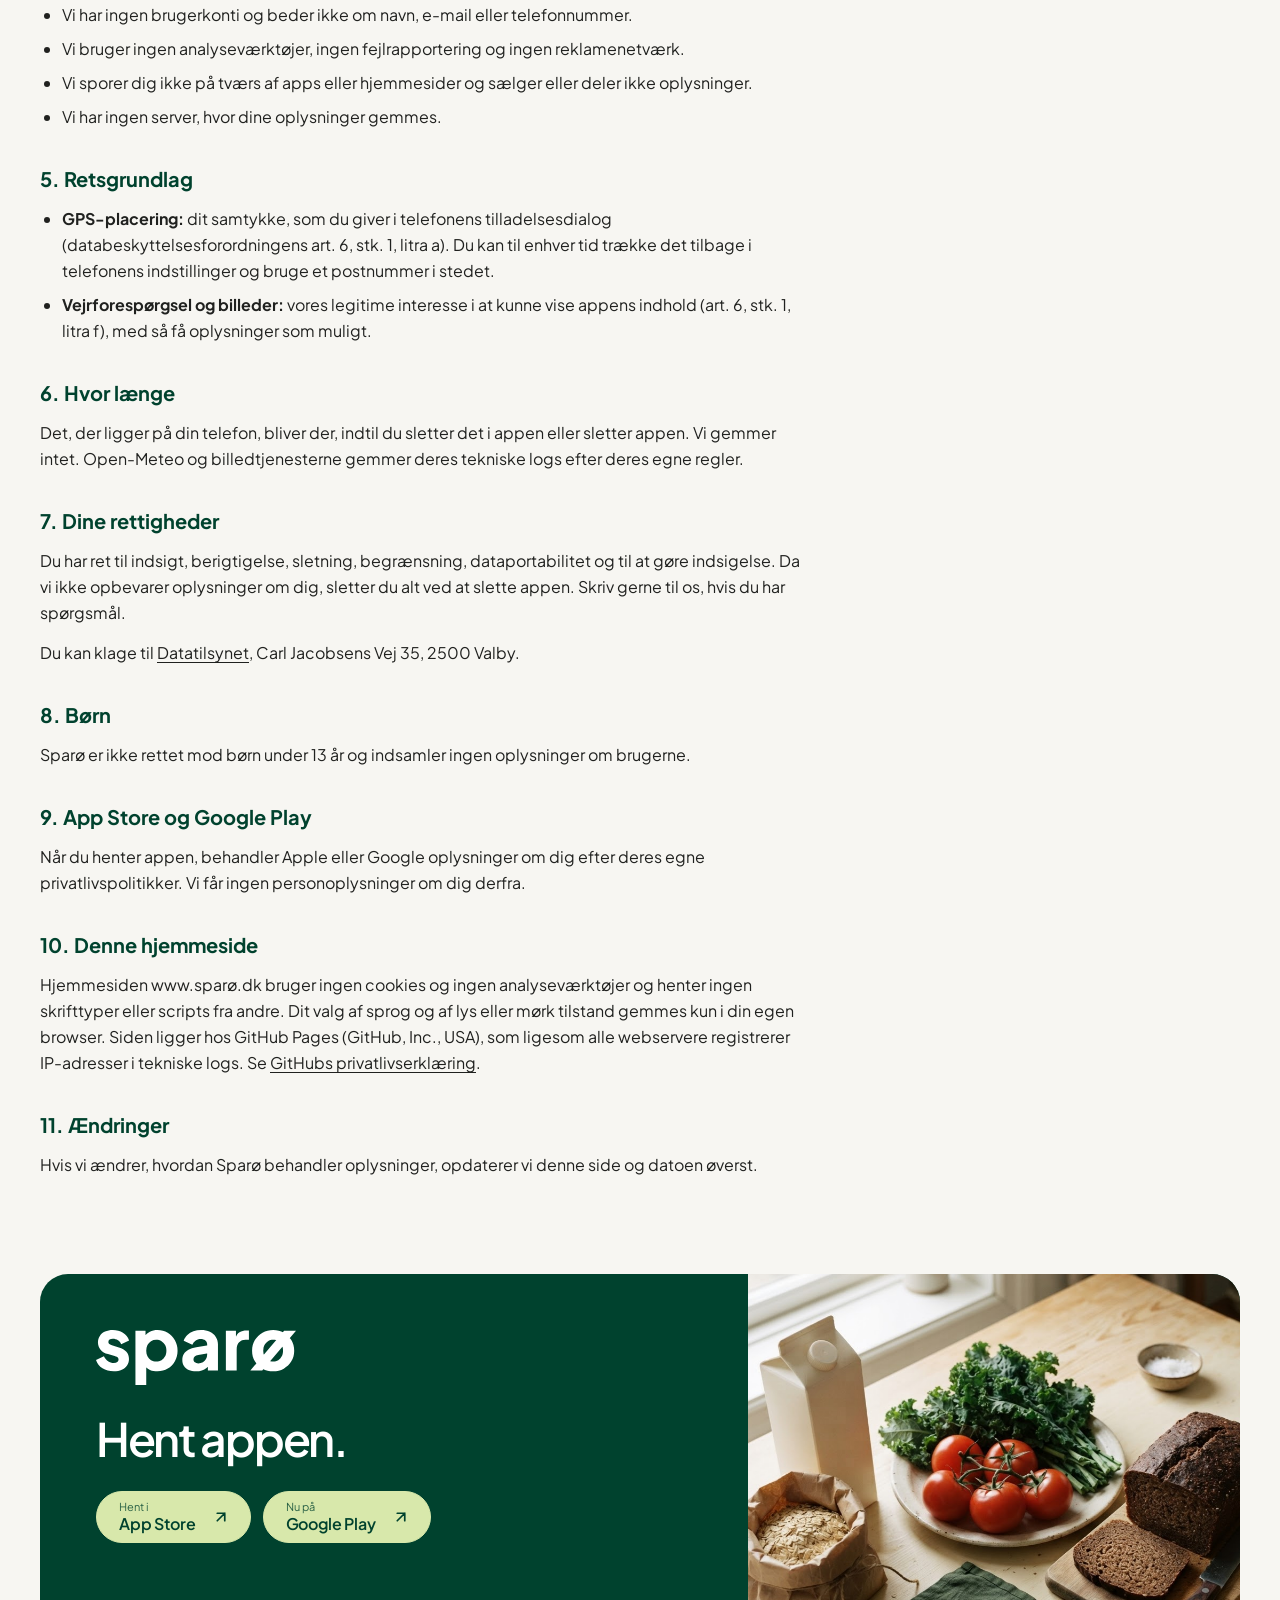
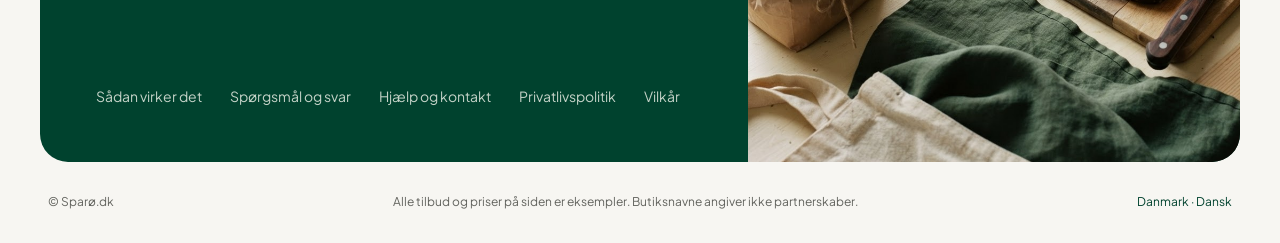
<file: privacy/index.html>
<!doctype html>
<html lang="da">
<head>
  <meta charset="utf-8">
  <meta name="viewport" content="width=device-width, initial-scale=1">
  <title data-i18n="privacy.metaTitle">Privatlivspolitik · Sparø.dk</title>
  <meta name="description" data-i18n-content="privacy.metaDescription" content="Sådan behandler Sparø dine oplysninger: ingen konto, ingen sporing, ingen reklamer.">
  <link rel="stylesheet" href="../styles.css?v=25">
  <script>
    // Theme before first paint: the visitor's saved choice, otherwise the system setting.
    (function () {
      var theme;
      try { theme = localStorage.getItem('sparo-theme'); } catch (e) {}
      if (theme !== 'light' && theme !== 'dark') theme = matchMedia('(prefers-color-scheme: dark)').matches ? 'dark' : 'light';
      document.documentElement.dataset.theme = theme;
    })();
    if (!matchMedia('(prefers-reduced-motion: reduce)').matches) {
      document.documentElement.classList.add('motion');
      setTimeout(function () { if (!window.SPARO_READY) document.documentElement.classList.remove('motion'); }, 2500);
    }
  </script>
</head>
<body>

<a class="skip-link" href="#main" data-i18n="a11y.skip">Gå til indhold</a>

<header class="site-header">
  <div class="site-header__inner container">
    <a class="site-header__logo" href="../" aria-label="Sparø">
      <img src="../assets/icons/logo.svg" width="134" height="36.5674" alt="Sparø">
    </a>
    <nav class="site-nav" id="site-nav" aria-label="Hovedmenu" data-i18n-aria="a11y.mainNav">
      <a href="../#how" data-i18n="nav.how">Sådan virker det</a>
      <a href="../#faq" data-i18n="nav.faq">Spørgsmål</a>
    </nav>
    <div class="site-header__actions">
      <button type="button" class="theme-toggle" data-theme-toggle aria-pressed="false" aria-label="Skift til mørk tilstand">
        <svg class="theme-toggle__icon theme-toggle__icon--moon" width="18" height="18" viewBox="0 0 24 24" fill="none" stroke="currentColor" stroke-width="1.6" stroke-linecap="round" stroke-linejoin="round" aria-hidden="true"><path d="M20.5 14.6A8.5 8.5 0 0 1 9.4 3.5 8.5 8.5 0 1 0 20.5 14.6Z"/></svg>
        <svg class="theme-toggle__icon theme-toggle__icon--sun" width="18" height="18" viewBox="0 0 24 24" fill="none" stroke="currentColor" stroke-width="1.6" stroke-linecap="round" stroke-linejoin="round" aria-hidden="true"><circle cx="12" cy="12" r="4"/><path d="M12 2.5v2M12 19.5v2M4.6 4.6 6 6M18 18l1.4 1.4M2.5 12h2M19.5 12h2M4.6 19.4 6 18M18 6l1.4-1.4"/></svg>
      </button>
      <div class="lang-switch" role="group" aria-label="Sprog / Language">
        <button type="button" class="lang-switch__btn" data-lang="da" aria-pressed="true">DA</button>
        <button type="button" class="lang-switch__btn" data-lang="en" aria-pressed="false">EN</button>
      </div>
      <button type="button" class="menu-toggle" aria-expanded="false" aria-controls="site-nav" data-i18n="nav.menu">Menu</button>
    </div>
  </div>
  <div class="scroll-progress" aria-hidden="true"></div>
</header>

<main id="main" class="legal">
  <div class="container">
    <article class="legal__doc only-da" lang="da">
      <h1 class="display display--lg">Privatlivspolitik</h1>
      <p class="legal__meta">Gælder fra 24. oktober 2026</p>
      <div class="legal__note"><p><strong>Kort fortalt:</strong> Sparø har ingen konto, ingen reklamer og ingen sporing. Din placering, din indkøbsliste og dine søgninger gemmes kun på din egen telefon. Vi har ingen server og modtager ingen oplysninger om dig. For at vise vejret sender appen en afrundet placering (ca. 1 km) til vejrtjenesten Open-Meteo.</p></div>
      
      <h2>1. Hvem står bag</h2>
      <p>Sparø er et privat, ikke-kommercielt projekt, udgivet under navnet Nusense Labs af Mahesh Marath, som er dataansvarlig for appen og denne hjemmeside.</p>
      <p>Kontakt: <a href="mailto:nusense.labs@gmail.com">nusense.labs@gmail.com</a></p>
      
      <h2>2. Hvilke oplysninger appen bruger, og hvorfor</h2>
      <table class="legal__table">
        <thead><tr><th>Oplysning</th><th>Hvad den bruges til</th><th>Hvor den ender</th></tr></thead>
        <tbody>
          <tr><td>Din placering (GPS), hvis du giver lov</td><td>At finde butikkerne nær dig og regne afstande ud. Appen spørger først om lov, og du kan i stedet skrive et postnummer.</td><td>Beregnes og gemmes kun på din telefon.</td></tr>
          <tr><td>Postnummer, hvis du skriver et</td><td>Det samme som ovenfor. Postnummeret slås op i en liste, der ligger i appen.</td><td>Gemmes kun på din telefon.</td></tr>
          <tr><td>Afrundet placering (to decimaler, ca. 1 km)</td><td>At vise et vejrikon (sol, sky, regn) ved hilsenen på forsiden.</td><td>Sendes til Open-Meteo (se afsnit 3).</td></tr>
          <tr><td>Indkøbsliste, seneste søgninger, sprog</td><td>At appen husker din liste og dine valg.</td><td>Gemmes kun på din telefon.</td></tr>
        </tbody>
      </table>
      <p>Appen henter ugens tilbud og dagens Stop madspild-varer som færdige filer, når du åbner den (højst et par gange om dagen). Dine søgninger sker på telefonen, så ingen får at vide, hvad du søger efter. Stop madspild-varerne hentes kun for butikkerne nær dig og dem på din liste, så <em>hvilke</em> butiksfiler appen henter, siger noget om, hvilket område du er i (se GitHub under punkt 3).</p>
      
      <h2>3. Tjenester, appen henter indhold fra</h2>
      <p>For at vise indhold kontakter appen nogle få andre tjenester. Ligesom når en hjemmeside viser et billede, ser de din IP-adresse og almindelige tekniske oplysninger om forespørgslen. De får ikke andre oplysninger om dig fra appen.</p>
      <ul>
        <li><strong>Open-Meteo</strong> (vejrdata): modtager den afrundede placering. Se <a href="https://open-meteo.com/en/terms" rel="noopener">Open-Meteos vilkår og privatlivspolitik</a>.</li>
        <li><strong>GitHub Pages</strong> (GitHub, Inc., USA): her ligger filerne med ugens tilbud og Stop madspild-varer, som appen henter. GitHub ser din IP-adresse og hvilke filer der hentes, og gemmer det i sine tekniske logs. Se <a href="https://docs.github.com/site-policy/privacy-policies/github-general-privacy-statement" rel="noopener">GitHubs privatlivserklæring</a>.</li>
        <li><strong>ShelfAtlas</strong> og <strong>Tjek</strong> (billeder fra tilbudsaviserne): leverer billederne af tilbuddene.</li>
        <li><strong>Salling Group</strong> (billeder af Stop madspild-varer).</li>
        <li><strong>Butikkernes hjemmesider</strong>: hvis du trykker på en kæde for at se hele avisen, åbnes kædens hjemmeside i din browser, og kædens egen privatlivspolitik gælder.</li>
      </ul>
      
      <h2>4. Det gør vi ikke</h2>
      <ul>
        <li>Vi har ingen brugerkonti og beder ikke om navn, e-mail eller telefonnummer.</li>
        <li>Vi bruger ingen analyseværktøjer, ingen fejlrapportering og ingen reklamenetværk.</li>
        <li>Vi sporer dig ikke på tværs af apps eller hjemmesider og sælger eller deler ikke oplysninger.</li>
        <li>Vi har ingen server, hvor dine oplysninger gemmes.</li>
      </ul>
      
      <h2>5. Retsgrundlag</h2>
      <ul>
        <li><strong>GPS-placering:</strong> dit samtykke, som du giver i telefonens tilladelsesdialog (databeskyttelsesforordningens art. 6, stk. 1, litra a). Du kan til enhver tid trække det tilbage i telefonens indstillinger og bruge et postnummer i stedet.</li>
        <li><strong>Vejrforespørgsel og billeder:</strong> vores legitime interesse i at kunne vise appens indhold (art. 6, stk. 1, litra f), med så få oplysninger som muligt.</li>
      </ul>
      
      <h2>6. Hvor længe</h2>
      <p>Det, der ligger på din telefon, bliver der, indtil du sletter det i appen eller sletter appen. Vi gemmer intet. Open-Meteo og billedtjenesterne gemmer deres tekniske logs efter deres egne regler.</p>
      
      <h2>7. Dine rettigheder</h2>
      <p>Du har ret til indsigt, berigtigelse, sletning, begrænsning, dataportabilitet og til at gøre indsigelse. Da vi ikke opbevarer oplysninger om dig, sletter du alt ved at slette appen. Skriv gerne til os, hvis du har spørgsmål.</p>
      <p>Du kan klage til <a href="https://www.datatilsynet.dk" rel="noopener">Datatilsynet</a>, Carl Jacobsens Vej 35, 2500 Valby.</p>
      
      <h2>8. Børn</h2>
      <p>Sparø er ikke rettet mod børn under 13 år og indsamler ingen oplysninger om brugerne.</p>
      
      <h2>9. App Store og Google Play</h2>
      <p>Når du henter appen, behandler Apple eller Google oplysninger om dig efter deres egne privatlivspolitikker. Vi får ingen personoplysninger om dig derfra.</p>
      
      <h2>10. Denne hjemmeside</h2>
      <p>Hjemmesiden www.sparø.dk bruger ingen cookies og ingen analyseværktøjer og henter ingen skrifttyper eller scripts fra andre. Dit valg af sprog og af lys eller mørk tilstand gemmes kun i din egen browser. Siden ligger hos GitHub Pages (GitHub, Inc., USA), som ligesom alle webservere registrerer IP-adresser i tekniske logs. Se <a href="https://docs.github.com/site-policy/privacy-policies/github-general-privacy-statement" rel="noopener">GitHubs privatlivserklæring</a>.</p>
      
      <h2>11. Ændringer</h2>
      <p>Hvis vi ændrer, hvordan Sparø behandler oplysninger, opdaterer vi denne side og datoen øverst.</p>
    </article>
    <article class="legal__doc only-en" lang="en">
      <h1 class="display display--lg">Privacy policy</h1>
      <p class="legal__meta">Effective 24 October 2026</p>
      <div class="legal__note"><p><strong>In short:</strong> Sparø has no accounts, no ads and no tracking. Your location, shopping list and searches are stored only on your own phone. We have no server and receive no information about you. To show the weather, the app sends a rounded location (about 1 km) to the weather service Open-Meteo.</p></div>
      
      <h2>1. Who we are</h2>
      <p>Sparø is a private, non-commercial project published under the name Nusense Labs by Mahesh Marath, who is the data controller for the app and this website.</p>
      <p>Contact: <a href="mailto:nusense.labs@gmail.com">nusense.labs@gmail.com</a></p>
      
      <h2>2. What the app uses, and why</h2>
      <table class="legal__table">
        <thead><tr><th>Information</th><th>What it's used for</th><th>Where it goes</th></tr></thead>
        <tbody>
          <tr><td>Your location (GPS), if you allow it</td><td>To find shops near you and work out distances. The app asks first, and you can enter a postcode instead.</td><td>Worked out and stored only on your phone.</td></tr>
          <tr><td>Postcode, if you enter one</td><td>The same as above. The postcode is looked up in a list inside the app.</td><td>Stored only on your phone.</td></tr>
          <tr><td>Rounded location (two decimals, about 1 km)</td><td>To show a weather icon (sun, cloud, rain) by the greeting on the home screen.</td><td>Sent to Open-Meteo (see section 3).</td></tr>
          <tr><td>Shopping list, recent searches, language</td><td>So the app remembers your list and your choices.</td><td>Stored only on your phone.</td></tr>
        </tbody>
      </table>
      <p>The app downloads this week's offers and today's Stop madspild items as ready-made files when you open it (at most a few times a day). Your searches happen on the phone, so nobody learns what you search for. Stop madspild items are downloaded only for the stores near you and those on your list, so <em>which</em> store files the app fetches says something about the area you're in (see GitHub in section 3).</p>
      
      <h2>3. Services the app loads content from</h2>
      <p>To show content, the app contacts a few other services. As with any image on a website, they see your IP address and ordinary technical details of the request. They receive nothing else about you from the app.</p>
      <ul>
        <li><strong>Open-Meteo</strong> (weather data): receives the rounded location. See <a href="https://open-meteo.com/en/terms" rel="noopener">Open-Meteo's terms and privacy policy</a>.</li>
        <li><strong>GitHub Pages</strong> (GitHub, Inc., USA): hosts the files with this week's offers and Stop madspild items that the app downloads. GitHub sees your IP address and which files are fetched, and keeps this in its technical logs. See <a href="https://docs.github.com/site-policy/privacy-policies/github-general-privacy-statement" rel="noopener">GitHub's privacy statement</a>.</li>
        <li><strong>ShelfAtlas</strong> and <strong>Tjek</strong> (images from the offer leaflets): serve the offer pictures.</li>
        <li><strong>Salling Group</strong> (pictures of Stop madspild items).</li>
        <li><strong>The shops' websites</strong>: if you tap a chain to see its full leaflet, its website opens in your browser and the chain's own privacy policy applies.</li>
      </ul>
      
      <h2>4. What we don't do</h2>
      <ul>
        <li>There are no user accounts, and we never ask for your name, email or phone number.</li>
        <li>We use no analytics, no crash reporting and no ad networks.</li>
        <li>We don't track you across apps or websites, and we don't sell or share information.</li>
        <li>We have no server where your information is stored.</li>
      </ul>
      
      <h2>5. Legal basis</h2>
      <ul>
        <li><strong>GPS location:</strong> your consent, given in your phone's permission dialog (GDPR Article 6(1)(a)). You can withdraw it at any time in your phone's settings and use a postcode instead.</li>
        <li><strong>Weather request and images:</strong> our legitimate interest in showing the app's content (Article 6(1)(f)), using as little information as possible.</li>
      </ul>
      
      <h2>6. How long</h2>
      <p>What's on your phone stays there until you delete it in the app or delete the app. We store nothing. Open-Meteo and the image services keep their technical logs under their own rules.</p>
      
      <h2>7. Your rights</h2>
      <p>You have the right to access, correction, deletion, restriction, data portability and to object. Since we hold no information about you, deleting the app deletes everything. Feel free to write to us with any questions.</p>
      <p>You can complain to the Danish Data Protection Agency, <a href="https://www.datatilsynet.dk" rel="noopener">Datatilsynet</a>, Carl Jacobsens Vej 35, 2500 Valby, Denmark.</p>
      
      <h2>8. Children</h2>
      <p>Sparø is not aimed at children under 13 and collects no information about its users.</p>
      
      <h2>9. App Store and Google Play</h2>
      <p>When you download the app, Apple or Google process information about you under their own privacy policies. We receive no personal information about you from them.</p>
      
      <h2>10. This website</h2>
      <p>The website www.sparø.dk uses no cookies and no analytics, and loads no fonts or scripts from anyone else. Your choice of language and of light or dark mode is stored only in your own browser. The site is hosted on GitHub Pages (GitHub, Inc., USA), which, like every web server, records IP addresses in technical logs. See <a href="https://docs.github.com/site-policy/privacy-policies/github-general-privacy-statement" rel="noopener">GitHub's privacy statement</a>.</p>
      
      <h2>11. Changes</h2>
      <p>If we change how Sparø handles information, we'll update this page and the date at the top.</p>
    </article>
  </div>
</main>

<footer class="site-footer" id="app">
  <div class="container">
    <div class="app-card">
      <div class="app-card__content">
        <img class="app-card__logo" src="../assets/icons/logo-inverse.svg" width="256" height="69.8601" alt="Sparø">
        <h2 class="display display--lg3 text-inverse" data-i18n="footer.title">Hent appen.</h2>
        <div class="store-ctas" role="group" aria-label="Hent appen" data-i18n-aria="store.get">
          <a class="store-btn store-btn--lime" href="#app" data-store="ios" aria-label="Hent Sparø i App Store" data-i18n-aria="store.iosAria">
            <span class="store-btn__text"><span class="store-btn__small" data-i18n="store.iosSmall">Hent i</span><span class="store-btn__name">App Store</span></span>
            <img src="../assets/icons/arrow-up-right.svg" width="18" height="18" alt="">
          </a>
          <a class="store-btn store-btn--lime" href="#app" data-store="android" aria-label="Hent Sparø på Google Play" data-i18n-aria="store.androidAria">
            <span class="store-btn__text"><span class="store-btn__small" data-i18n="store.androidSmall">Nu på</span><span class="store-btn__name">Google Play</span></span>
            <img src="../assets/icons/arrow-up-right.svg" width="18" height="18" alt="">
          </a>
        </div>
        <nav class="app-card__links" aria-label="Sidefod" data-i18n-aria="a11y.footerNav">
          <a href="../#how" data-i18n="nav.how">Sådan virker det</a>
          <a href="../#faq" data-i18n="footer.faq">Spørgsmål og svar</a>
          <a href="../support/" data-i18n="footer.support">Hjælp og kontakt</a>
          <a href="../privacy/" aria-current="page" data-i18n="footer.privacy">Privatlivspolitik</a>
          <a href="../terms/" data-i18n="footer.terms">Vilkår</a>
        </nav>
      </div>
      <img class="app-card__photo" src="../assets/images/groceries-at-home.jpg" width="464" height="488" alt="" data-i18n-alt="alt.home" loading="lazy">
    </div>
    <div class="site-footer__notes">
      <p>© Sparø.dk</p>
      <p data-i18n="footer.disclaimer">Alle tilbud og priser på siden er eksempler. Butiksnavne angiver ikke partnerskaber.</p>
      <button type="button" class="site-footer__lang" data-lang-toggle data-i18n="footer.lang">Danmark · Dansk</button>
    </div>
  </div>
</footer>

<script src="../i18n.js?v=25"></script>
<script src="../main.js?v=28"></script>
</body>
</html>
</file>
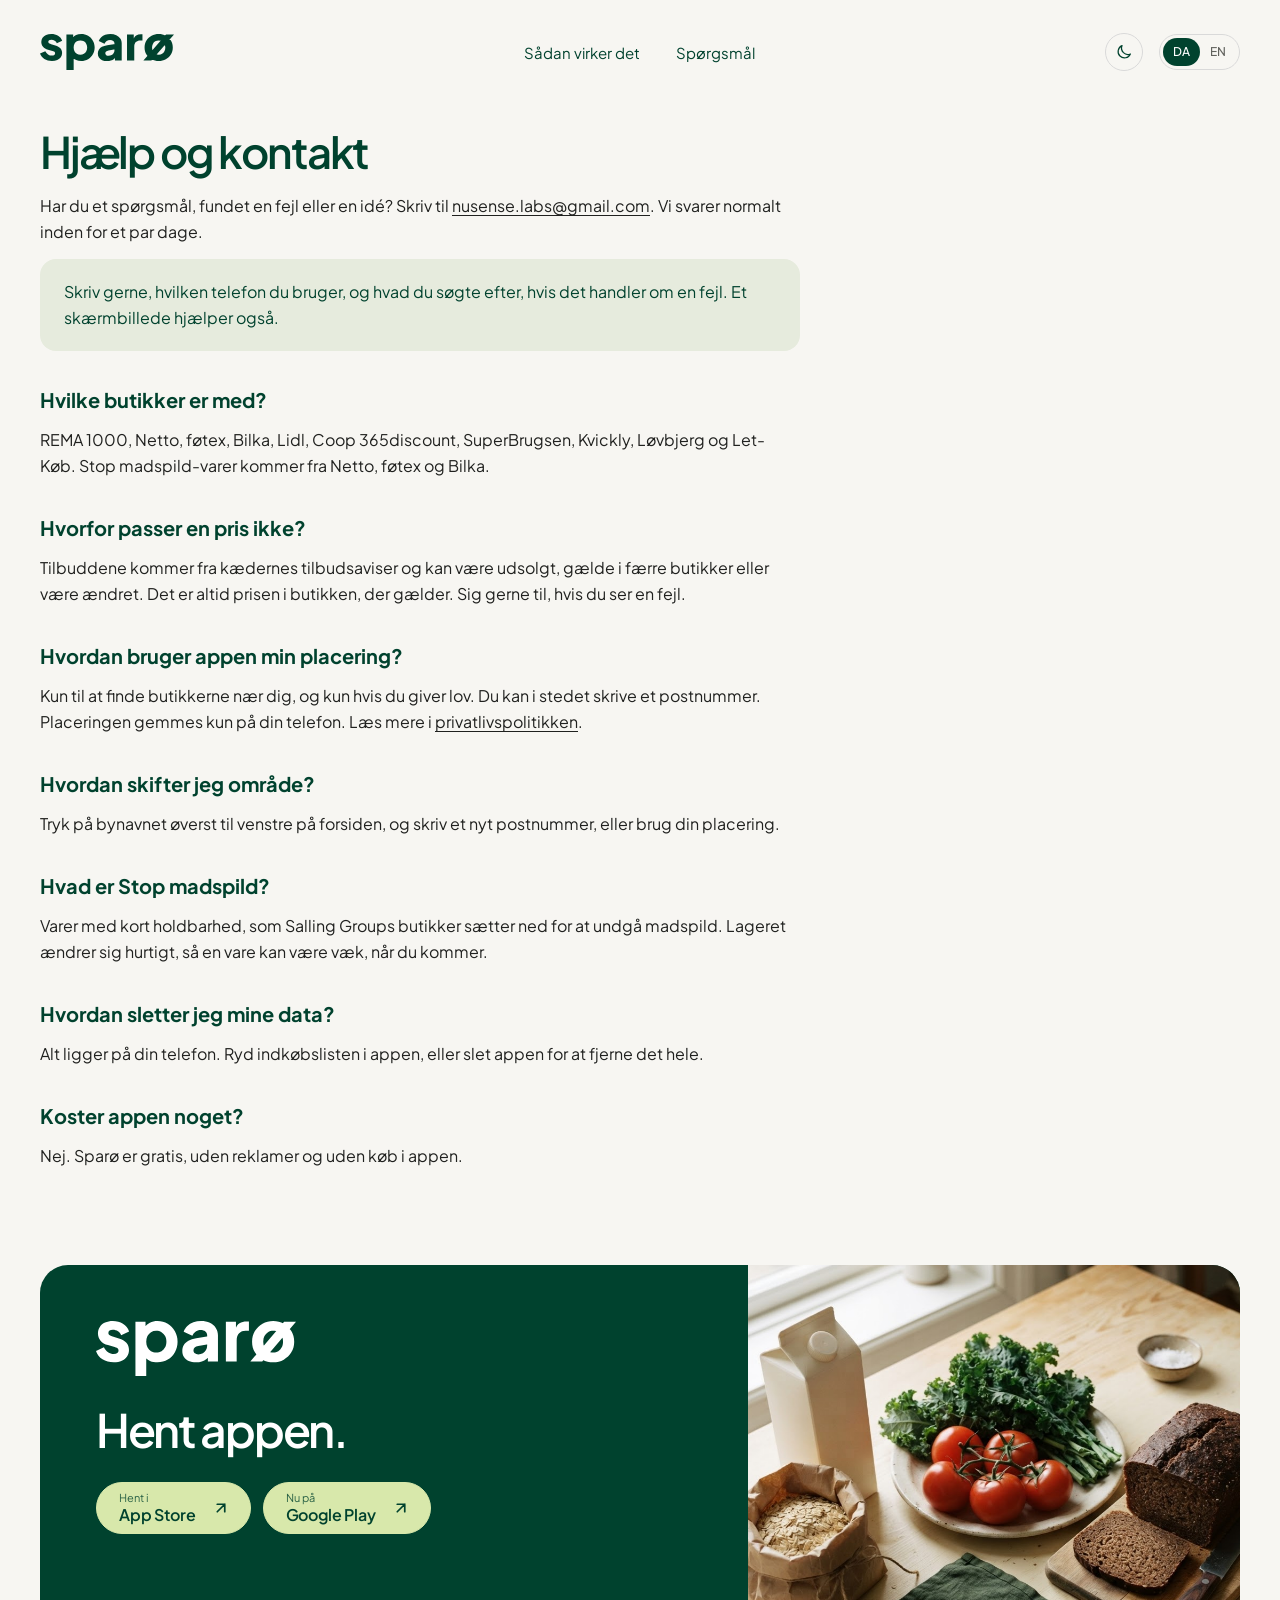
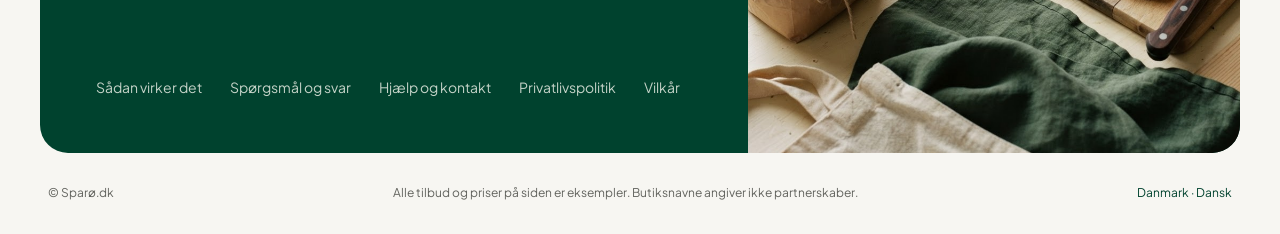
<file: support/index.html>
<!doctype html>
<html lang="da">
<head>
  <meta charset="utf-8">
  <meta name="viewport" content="width=device-width, initial-scale=1">
  <title data-i18n="support.metaTitle">Hjælp og kontakt · Sparø.dk</title>
  <meta name="description" data-i18n-content="support.metaDescription" content="Svar på spørgsmål om Sparø, og hvordan du kontakter os.">
  <link rel="stylesheet" href="../styles.css?v=25">
  <script>
    // Theme before first paint: the visitor's saved choice, otherwise the system setting.
    (function () {
      var theme;
      try { theme = localStorage.getItem('sparo-theme'); } catch (e) {}
      if (theme !== 'light' && theme !== 'dark') theme = matchMedia('(prefers-color-scheme: dark)').matches ? 'dark' : 'light';
      document.documentElement.dataset.theme = theme;
    })();
    if (!matchMedia('(prefers-reduced-motion: reduce)').matches) {
      document.documentElement.classList.add('motion');
      setTimeout(function () { if (!window.SPARO_READY) document.documentElement.classList.remove('motion'); }, 2500);
    }
  </script>
</head>
<body>

<a class="skip-link" href="#main" data-i18n="a11y.skip">Gå til indhold</a>

<header class="site-header">
  <div class="site-header__inner container">
    <a class="site-header__logo" href="../" aria-label="Sparø">
      <img src="../assets/icons/logo.svg" width="134" height="36.5674" alt="Sparø">
    </a>
    <nav class="site-nav" id="site-nav" aria-label="Hovedmenu" data-i18n-aria="a11y.mainNav">
      <a href="../#how" data-i18n="nav.how">Sådan virker det</a>
      <a href="../#faq" data-i18n="nav.faq">Spørgsmål</a>
    </nav>
    <div class="site-header__actions">
      <button type="button" class="theme-toggle" data-theme-toggle aria-pressed="false" aria-label="Skift til mørk tilstand">
        <svg class="theme-toggle__icon theme-toggle__icon--moon" width="18" height="18" viewBox="0 0 24 24" fill="none" stroke="currentColor" stroke-width="1.6" stroke-linecap="round" stroke-linejoin="round" aria-hidden="true"><path d="M20.5 14.6A8.5 8.5 0 0 1 9.4 3.5 8.5 8.5 0 1 0 20.5 14.6Z"/></svg>
        <svg class="theme-toggle__icon theme-toggle__icon--sun" width="18" height="18" viewBox="0 0 24 24" fill="none" stroke="currentColor" stroke-width="1.6" stroke-linecap="round" stroke-linejoin="round" aria-hidden="true"><circle cx="12" cy="12" r="4"/><path d="M12 2.5v2M12 19.5v2M4.6 4.6 6 6M18 18l1.4 1.4M2.5 12h2M19.5 12h2M4.6 19.4 6 18M18 6l1.4-1.4"/></svg>
      </button>
      <div class="lang-switch" role="group" aria-label="Sprog / Language">
        <button type="button" class="lang-switch__btn" data-lang="da" aria-pressed="true">DA</button>
        <button type="button" class="lang-switch__btn" data-lang="en" aria-pressed="false">EN</button>
      </div>
      <button type="button" class="menu-toggle" aria-expanded="false" aria-controls="site-nav" data-i18n="nav.menu">Menu</button>
    </div>
  </div>
  <div class="scroll-progress" aria-hidden="true"></div>
</header>

<main id="main" class="legal">
  <div class="container">
    <article class="legal__doc only-da" lang="da">
      <h1 class="display display--lg">Hjælp og kontakt</h1>
      <p class="body text-muted">Har du et spørgsmål, fundet en fejl eller en idé? Skriv til <a href="mailto:nusense.labs@gmail.com?subject=Spar%C3%B8">nusense.labs@gmail.com</a>. Vi svarer normalt inden for et par dage.</p>
      <div class="legal__note"><p>Skriv gerne, hvilken telefon du bruger, og hvad du søgte efter, hvis det handler om en fejl. Et skærmbillede hjælper også.</p></div>
      
      <h2>Hvilke butikker er med?</h2>
      <p>REMA 1000, Netto, føtex, Bilka, Lidl, Coop 365discount, SuperBrugsen, Kvickly, Løvbjerg og Let-Køb. Stop madspild-varer kommer fra Netto, føtex og Bilka.</p>
      
      <h2>Hvorfor passer en pris ikke?</h2>
      <p>Tilbuddene kommer fra kædernes tilbudsaviser og kan være udsolgt, gælde i færre butikker eller være ændret. Det er altid prisen i butikken, der gælder. Sig gerne til, hvis du ser en fejl.</p>
      
      <h2>Hvordan bruger appen min placering?</h2>
      <p>Kun til at finde butikkerne nær dig, og kun hvis du giver lov. Du kan i stedet skrive et postnummer. Placeringen gemmes kun på din telefon. Læs mere i <a href="../privacy/">privatlivspolitikken</a>.</p>
      
      <h2>Hvordan skifter jeg område?</h2>
      <p>Tryk på bynavnet øverst til venstre på forsiden, og skriv et nyt postnummer, eller brug din placering.</p>
      
      <h2>Hvad er Stop madspild?</h2>
      <p>Varer med kort holdbarhed, som Salling Groups butikker sætter ned for at undgå madspild. Lageret ændrer sig hurtigt, så en vare kan være væk, når du kommer.</p>
      
      <h2>Hvordan sletter jeg mine data?</h2>
      <p>Alt ligger på din telefon. Ryd indkøbslisten i appen, eller slet appen for at fjerne det hele.</p>
      
      <h2>Koster appen noget?</h2>
      <p>Nej. Sparø er gratis, uden reklamer og uden køb i appen.</p>
    </article>
    <article class="legal__doc only-en" lang="en">
      <h1 class="display display--lg">Help and contact</h1>
      <p class="body text-muted">Got a question, found a bug or have an idea? Write to <a href="mailto:nusense.labs@gmail.com?subject=Spar%C3%B8">nusense.labs@gmail.com</a>. We usually reply within a few days.</p>
      <div class="legal__note"><p>If it's about a problem, please mention which phone you use and what you searched for. A screenshot helps too.</p></div>
      
      <h2>Which shops are included?</h2>
      <p>REMA 1000, Netto, føtex, Bilka, Lidl, Coop 365discount, SuperBrugsen, Kvickly, Løvbjerg and Let-Køb. Stop madspild items come from Netto, føtex and Bilka.</p>
      
      <h2>Why is a price wrong?</h2>
      <p>Offers come from the chains' leaflets and may have sold out, apply in fewer shops or have changed. The price in the shop always applies. Do let us know if you spot a mistake.</p>
      
      <h2>How does the app use my location?</h2>
      <p>Only to find shops near you, and only if you allow it. You can enter a postcode instead. Your location is stored only on your phone. Read more in the <a href="../privacy/">privacy policy</a>.</p>
      
      <h2>How do I change area?</h2>
      <p>Tap the town name at the top left of the home screen and enter a new postcode, or use your location.</p>
      
      <h2>What is Stop madspild?</h2>
      <p>Items with a short best-before date that Salling Group's shops reduce to avoid food waste. Stock changes quickly, so an item may be gone by the time you arrive.</p>
      
      <h2>How do I delete my data?</h2>
      <p>Everything is on your phone. Clear the shopping list in the app, or delete the app to remove it all.</p>
      
      <h2>Does the app cost anything?</h2>
      <p>No. Sparø is free, with no ads and no in-app purchases.</p>
    </article>
  </div>
</main>

<footer class="site-footer" id="app">
  <div class="container">
    <div class="app-card">
      <div class="app-card__content">
        <img class="app-card__logo" src="../assets/icons/logo-inverse.svg" width="256" height="69.8601" alt="Sparø">
        <h2 class="display display--lg3 text-inverse" data-i18n="footer.title">Hent appen.</h2>
        <div class="store-ctas" role="group" aria-label="Hent appen" data-i18n-aria="store.get">
          <a class="store-btn store-btn--lime" href="#app" data-store="ios" aria-label="Hent Sparø i App Store" data-i18n-aria="store.iosAria">
            <span class="store-btn__text"><span class="store-btn__small" data-i18n="store.iosSmall">Hent i</span><span class="store-btn__name">App Store</span></span>
            <img src="../assets/icons/arrow-up-right.svg" width="18" height="18" alt="">
          </a>
          <a class="store-btn store-btn--lime" href="#app" data-store="android" aria-label="Hent Sparø på Google Play" data-i18n-aria="store.androidAria">
            <span class="store-btn__text"><span class="store-btn__small" data-i18n="store.androidSmall">Nu på</span><span class="store-btn__name">Google Play</span></span>
            <img src="../assets/icons/arrow-up-right.svg" width="18" height="18" alt="">
          </a>
        </div>
        <nav class="app-card__links" aria-label="Sidefod" data-i18n-aria="a11y.footerNav">
          <a href="../#how" data-i18n="nav.how">Sådan virker det</a>
          <a href="../#faq" data-i18n="footer.faq">Spørgsmål og svar</a>
          <a href="../support/" aria-current="page" data-i18n="footer.support">Hjælp og kontakt</a>
          <a href="../privacy/" data-i18n="footer.privacy">Privatlivspolitik</a>
          <a href="../terms/" data-i18n="footer.terms">Vilkår</a>
        </nav>
      </div>
      <img class="app-card__photo" src="../assets/images/groceries-at-home.jpg" width="464" height="488" alt="" data-i18n-alt="alt.home" loading="lazy">
    </div>
    <div class="site-footer__notes">
      <p>© Sparø.dk</p>
      <p data-i18n="footer.disclaimer">Alle tilbud og priser på siden er eksempler. Butiksnavne angiver ikke partnerskaber.</p>
      <button type="button" class="site-footer__lang" data-lang-toggle data-i18n="footer.lang">Danmark · Dansk</button>
    </div>
  </div>
</footer>

<script src="../i18n.js?v=25"></script>
<script src="../main.js?v=28"></script>
</body>
</html>
</file>
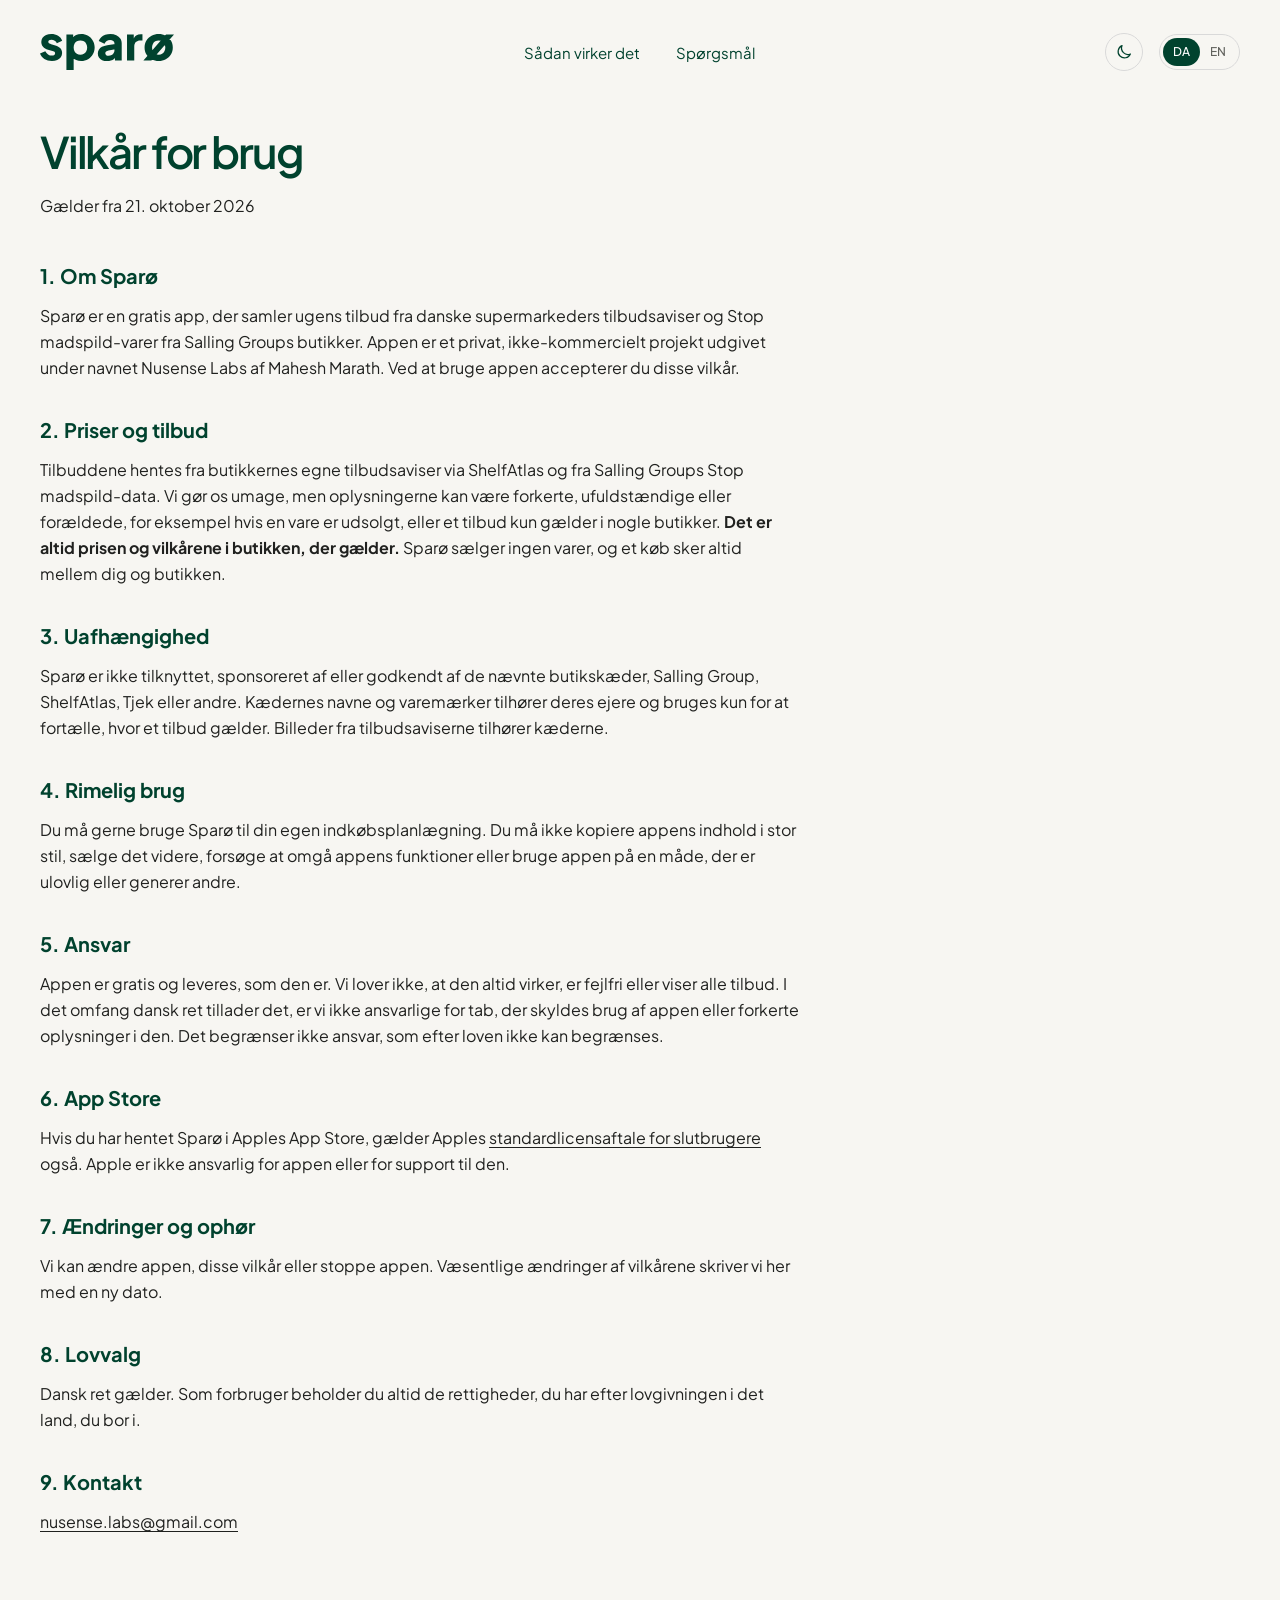
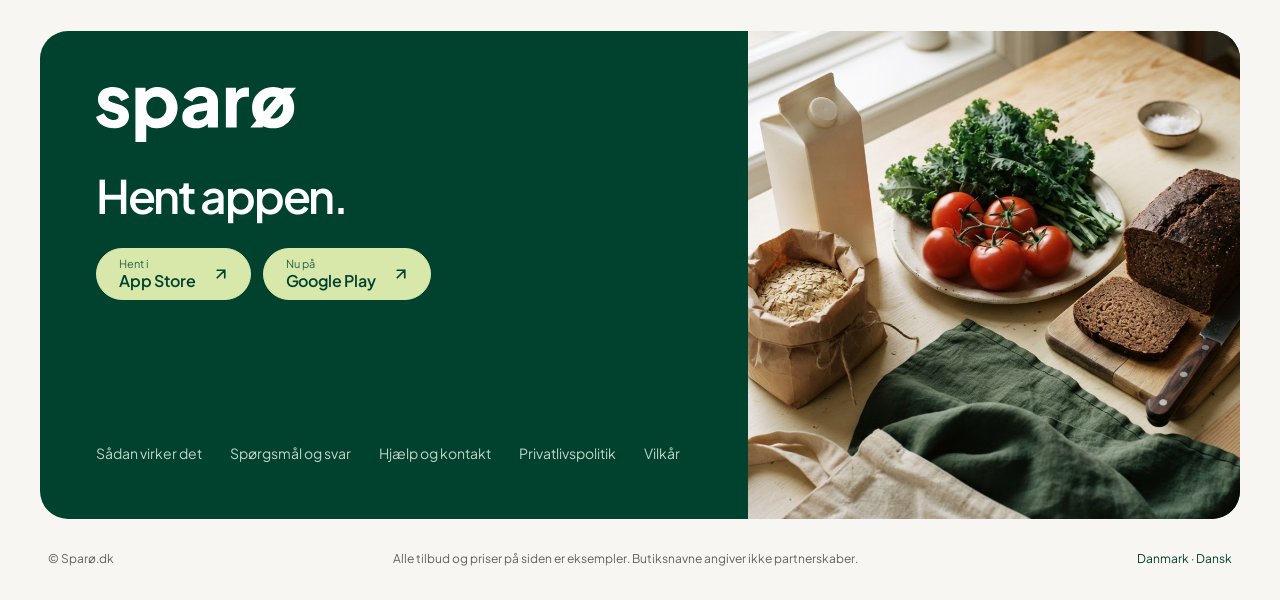
<file: terms/index.html>
<!doctype html>
<html lang="da">
<head>
  <meta charset="utf-8">
  <meta name="viewport" content="width=device-width, initial-scale=1">
  <title data-i18n="terms.metaTitle">Vilkår · Sparø.dk</title>
  <meta name="description" data-i18n-content="terms.metaDescription" content="Vilkår for brug af Sparø-appen.">
  <link rel="stylesheet" href="../styles.css?v=25">
  <script>
    // Theme before first paint: the visitor's saved choice, otherwise the system setting.
    (function () {
      var theme;
      try { theme = localStorage.getItem('sparo-theme'); } catch (e) {}
      if (theme !== 'light' && theme !== 'dark') theme = matchMedia('(prefers-color-scheme: dark)').matches ? 'dark' : 'light';
      document.documentElement.dataset.theme = theme;
    })();
    if (!matchMedia('(prefers-reduced-motion: reduce)').matches) {
      document.documentElement.classList.add('motion');
      setTimeout(function () { if (!window.SPARO_READY) document.documentElement.classList.remove('motion'); }, 2500);
    }
  </script>
</head>
<body>

<a class="skip-link" href="#main" data-i18n="a11y.skip">Gå til indhold</a>

<header class="site-header">
  <div class="site-header__inner container">
    <a class="site-header__logo" href="../" aria-label="Sparø">
      <img src="../assets/icons/logo.svg" width="134" height="36.5674" alt="Sparø">
    </a>
    <nav class="site-nav" id="site-nav" aria-label="Hovedmenu" data-i18n-aria="a11y.mainNav">
      <a href="../#how" data-i18n="nav.how">Sådan virker det</a>
      <a href="../#faq" data-i18n="nav.faq">Spørgsmål</a>
    </nav>
    <div class="site-header__actions">
      <button type="button" class="theme-toggle" data-theme-toggle aria-pressed="false" aria-label="Skift til mørk tilstand">
        <svg class="theme-toggle__icon theme-toggle__icon--moon" width="18" height="18" viewBox="0 0 24 24" fill="none" stroke="currentColor" stroke-width="1.6" stroke-linecap="round" stroke-linejoin="round" aria-hidden="true"><path d="M20.5 14.6A8.5 8.5 0 0 1 9.4 3.5 8.5 8.5 0 1 0 20.5 14.6Z"/></svg>
        <svg class="theme-toggle__icon theme-toggle__icon--sun" width="18" height="18" viewBox="0 0 24 24" fill="none" stroke="currentColor" stroke-width="1.6" stroke-linecap="round" stroke-linejoin="round" aria-hidden="true"><circle cx="12" cy="12" r="4"/><path d="M12 2.5v2M12 19.5v2M4.6 4.6 6 6M18 18l1.4 1.4M2.5 12h2M19.5 12h2M4.6 19.4 6 18M18 6l1.4-1.4"/></svg>
      </button>
      <div class="lang-switch" role="group" aria-label="Sprog / Language">
        <button type="button" class="lang-switch__btn" data-lang="da" aria-pressed="true">DA</button>
        <button type="button" class="lang-switch__btn" data-lang="en" aria-pressed="false">EN</button>
      </div>
      <button type="button" class="menu-toggle" aria-expanded="false" aria-controls="site-nav" data-i18n="nav.menu">Menu</button>
    </div>
  </div>
  <div class="scroll-progress" aria-hidden="true"></div>
</header>

<main id="main" class="legal">
  <div class="container">
    <article class="legal__doc only-da" lang="da">
      <h1 class="display display--lg">Vilkår for brug</h1>
      <p class="legal__meta">Gælder fra 21. oktober 2026</p>
      
      <h2>1. Om Sparø</h2>
      <p>Sparø er en gratis app, der samler ugens tilbud fra danske supermarkeders tilbudsaviser og Stop madspild-varer fra Salling Groups butikker. Appen er et privat, ikke-kommercielt projekt udgivet under navnet Nusense Labs af Mahesh Marath. Ved at bruge appen accepterer du disse vilkår.</p>
      
      <h2>2. Priser og tilbud</h2>
      <p>Tilbuddene hentes fra butikkernes egne tilbudsaviser via ShelfAtlas og fra Salling Groups Stop madspild-data. Vi gør os umage, men oplysningerne kan være forkerte, ufuldstændige eller forældede, for eksempel hvis en vare er udsolgt, eller et tilbud kun gælder i nogle butikker. <strong>Det er altid prisen og vilkårene i butikken, der gælder.</strong> Sparø sælger ingen varer, og et køb sker altid mellem dig og butikken.</p>
      
      <h2>3. Uafhængighed</h2>
      <p>Sparø er ikke tilknyttet, sponsoreret af eller godkendt af de nævnte butikskæder, Salling Group, ShelfAtlas, Tjek eller andre. Kædernes navne og varemærker tilhører deres ejere og bruges kun for at fortælle, hvor et tilbud gælder. Billeder fra tilbudsaviserne tilhører kæderne.</p>
      
      <h2>4. Rimelig brug</h2>
      <p>Du må gerne bruge Sparø til din egen indkøbsplanlægning. Du må ikke kopiere appens indhold i stor stil, sælge det videre, forsøge at omgå appens funktioner eller bruge appen på en måde, der er ulovlig eller generer andre.</p>
      
      <h2>5. Ansvar</h2>
      <p>Appen er gratis og leveres, som den er. Vi lover ikke, at den altid virker, er fejlfri eller viser alle tilbud. I det omfang dansk ret tillader det, er vi ikke ansvarlige for tab, der skyldes brug af appen eller forkerte oplysninger i den. Det begrænser ikke ansvar, som efter loven ikke kan begrænses.</p>
      
      <h2>6. App Store</h2>
      <p>Hvis du har hentet Sparø i Apples App Store, gælder Apples <a href="https://www.apple.com/legal/internet-services/itunes/dev/stdeula/" rel="noopener">standardlicensaftale for slutbrugere</a> også. Apple er ikke ansvarlig for appen eller for support til den.</p>
      
      <h2>7. Ændringer og ophør</h2>
      <p>Vi kan ændre appen, disse vilkår eller stoppe appen. Væsentlige ændringer af vilkårene skriver vi her med en ny dato.</p>
      
      <h2>8. Lovvalg</h2>
      <p>Dansk ret gælder. Som forbruger beholder du altid de rettigheder, du har efter lovgivningen i det land, du bor i.</p>
      
      <h2>9. Kontakt</h2>
      <p><a href="mailto:nusense.labs@gmail.com">nusense.labs@gmail.com</a></p>
    </article>
    <article class="legal__doc only-en" lang="en">
      <h1 class="display display--lg">Terms of use</h1>
      <p class="legal__meta">Effective 21 October 2026</p>
      
      <h2>1. About Sparø</h2>
      <p>Sparø is a free app that brings together the week's offers from Danish supermarkets' leaflets and Stop madspild food-waste items from Salling Group's shops. The app is a private, non-commercial project published under the name Nusense Labs by Mahesh Marath. By using the app you accept these terms.</p>
      
      <h2>2. Prices and offers</h2>
      <p>Offers come from the shops' own leaflets via ShelfAtlas and from Salling Group's Stop madspild data. We take care, but the information can be wrong, incomplete or out of date, for example when an item has sold out or an offer applies only in some shops. <strong>The price and terms in the shop always apply.</strong> Sparø sells nothing; any purchase is between you and the shop.</p>
      
      <h2>3. Independence</h2>
      <p>Sparø is not affiliated with, sponsored by or endorsed by the shop chains named, Salling Group, ShelfAtlas, Tjek or anyone else. The chains' names and trademarks belong to their owners and are used only to show where an offer applies. Images from the leaflets belong to the chains.</p>
      
      <h2>4. Fair use</h2>
      <p>You're welcome to use Sparø to plan your own shopping. Please don't copy the app's content in bulk, resell it, try to get around how the app works, or use it in a way that's unlawful or bothers others.</p>
      
      <h2>5. Liability</h2>
      <p>The app is free and provided as it is. We don't promise that it always works, is free of errors or shows every offer. As far as Danish law allows, we're not liable for losses caused by using the app or by wrong information in it. This doesn't limit any liability that by law can't be limited.</p>
      
      <h2>6. App Store</h2>
      <p>If you downloaded Sparø from Apple's App Store, Apple's <a href="https://www.apple.com/legal/internet-services/itunes/dev/stdeula/" rel="noopener">Standard End User License Agreement</a> also applies. Apple is not responsible for the app or for supporting it.</p>
      
      <h2>7. Changes and ending the service</h2>
      <p>We may change the app or these terms, or stop the app. We'll post significant changes to the terms here with a new date.</p>
      
      <h2>8. Governing law</h2>
      <p>Danish law applies. As a consumer you always keep the rights you have under the law of the country where you live.</p>
      
      <h2>9. Contact</h2>
      <p><a href="mailto:nusense.labs@gmail.com">nusense.labs@gmail.com</a></p>
    </article>
  </div>
</main>

<footer class="site-footer" id="app">
  <div class="container">
    <div class="app-card">
      <div class="app-card__content">
        <img class="app-card__logo" src="../assets/icons/logo-inverse.svg" width="256" height="69.8601" alt="Sparø">
        <h2 class="display display--lg3 text-inverse" data-i18n="footer.title">Hent appen.</h2>
        <div class="store-ctas" role="group" aria-label="Hent appen" data-i18n-aria="store.get">
          <a class="store-btn store-btn--lime" href="#app" data-store="ios" aria-label="Hent Sparø i App Store" data-i18n-aria="store.iosAria">
            <span class="store-btn__text"><span class="store-btn__small" data-i18n="store.iosSmall">Hent i</span><span class="store-btn__name">App Store</span></span>
            <img src="../assets/icons/arrow-up-right.svg" width="18" height="18" alt="">
          </a>
          <a class="store-btn store-btn--lime" href="#app" data-store="android" aria-label="Hent Sparø på Google Play" data-i18n-aria="store.androidAria">
            <span class="store-btn__text"><span class="store-btn__small" data-i18n="store.androidSmall">Nu på</span><span class="store-btn__name">Google Play</span></span>
            <img src="../assets/icons/arrow-up-right.svg" width="18" height="18" alt="">
          </a>
        </div>
        <nav class="app-card__links" aria-label="Sidefod" data-i18n-aria="a11y.footerNav">
          <a href="../#how" data-i18n="nav.how">Sådan virker det</a>
          <a href="../#faq" data-i18n="footer.faq">Spørgsmål og svar</a>
          <a href="../support/" data-i18n="footer.support">Hjælp og kontakt</a>
          <a href="../privacy/" data-i18n="footer.privacy">Privatlivspolitik</a>
          <a href="../terms/" aria-current="page" data-i18n="footer.terms">Vilkår</a>
        </nav>
      </div>
      <img class="app-card__photo" src="../assets/images/groceries-at-home.jpg" width="464" height="488" alt="" data-i18n-alt="alt.home" loading="lazy">
    </div>
    <div class="site-footer__notes">
      <p>© Sparø.dk</p>
      <p data-i18n="footer.disclaimer">Alle tilbud og priser på siden er eksempler. Butiksnavne angiver ikke partnerskaber.</p>
      <button type="button" class="site-footer__lang" data-lang-toggle data-i18n="footer.lang">Danmark · Dansk</button>
    </div>
  </div>
</footer>

<script src="../i18n.js?v=25"></script>
<script src="../main.js?v=28"></script>
</body>
</html>
</file>
<file: styles.css>
/* Sparø — tokens from the Figma "Sparo" variables */

/* Plus Jakarta Sans, served from this site (no Google Fonts request, so visitors' IP addresses stay here). */
@font-face { font-family: "Plus Jakarta Sans"; font-weight: 400; font-display: swap; src: url("assets/fonts/PlusJakartaSans_400Regular.ttf") format("truetype"); }
@font-face { font-family: "Plus Jakarta Sans"; font-weight: 500; font-display: swap; src: url("assets/fonts/PlusJakartaSans_500Medium.ttf") format("truetype"); }
@font-face { font-family: "Plus Jakarta Sans"; font-weight: 600; font-display: swap; src: url("assets/fonts/PlusJakartaSans_600SemiBold.ttf") format("truetype"); }
@font-face { font-family: "Plus Jakarta Sans"; font-weight: 700; font-display: swap; src: url("assets/fonts/PlusJakartaSans_700Bold.ttf") format("truetype"); }

:root {
  --brand-primary: #00422e;
  --text-brand: #00422e;
  --text-primary: #20211f;
  --text-muted: #62635e;
  --text-secondary: #777873;
  --text-inverse: #ffffff;
  --text-mint: #c4d3c8;
  --background-page: #f7f6f2;
  --surface-default: #ffffff;
  --surface-selected: #00422e;
  --surface-sage: #e6ebdd;
  --surface-lime: #d8e8ab;
  --surface-photo: #f4f0e7;
  --surface-store: #f0f2ea;
  --color-soft-green: #eaf0e9;
  --border-subtle: #e7e5de;
  --border-control: #d9d9d9;
  --border-hover: #dcdad1;

  /* Roles: brand green as text vs. as a filled panel; dark mode splits them */
  --ink: #00422e;
  --panel: #00422e;
  --panel-hover: #00563c;
  --header-bg: rgba(247, 246, 242, 0.88);
  --header-bg-clear: rgba(247, 246, 242, 0);

  /* in-app mockup palette */
  --app-green: #004b38;
  --app-surface: #e9efe8;
  --app-muted: #686c66;
  --app-ink: #202420;
  --app-rule: #d5ded5;

  --radius-pill: 999px;
  --radius-card: 16px;
  --radius-control: 8px;
  --radius-chip: 23px;
  --radius-search: 51px;
  --radius-panel: 28px;

  --shadow-surface: 0 2px 8px 0 rgba(32, 33, 31, 0.04);

  --gutter: 64px;
  --font: "Plus Jakarta Sans", system-ui, -apple-system, "Segoe UI", sans-serif;
  color-scheme: light;
}

/* Dark mode: set on <html> by the inline head script (system setting or the visitor's choice) */
:root[data-theme="dark"] {
  --text-brand: #e2edd8;
  --text-primary: #e8eee9;
  --text-muted: #a3aea7;
  --text-secondary: #8d998f;
  --background-page: #0f1612;
  --surface-default: #18221d;
  --surface-selected: #2f6b50;
  --surface-sage: #1c2a23;
  --border-subtle: #29362f;
  --border-control: #3b4b42;
  --border-hover: #3f5046;
  --ink: #e2edd8;
  --panel: #12392b;
  --panel-hover: #1a4a38;
  --header-bg: rgba(15, 22, 18, 0.86);
  --header-bg-clear: rgba(15, 22, 18, 0);
  color-scheme: dark;
}

/* The phone mockups are app screenshots,
so they keep the light palette in both themes */
.phone,
.phone-screen {
  --text-brand: #00422e; --text-primary: #20211f; --text-muted: #62635e; --text-secondary: #777873;
  --background-page: #f7f6f2; --surface-default: #ffffff; --border-subtle: #e7e5de; --ink: #00422e;
  color: var(--ink);
}

*, *::before, *::after { box-sizing: border-box; }

html { scroll-behavior: smooth; -webkit-text-size-adjust: 100%; }
@media (prefers-reduced-motion: reduce) { html { scroll-behavior: auto; } }

body {
  margin: 0;
  background: var(--background-page);
  color: var(--ink);
  font-family: var(--font);
  font-size: 16px;
  line-height: 24px;
  -webkit-font-smoothing: antialiased;
  overflow-x: hidden;
}

h1, h2, h3, p, ol, ul { margin: 0; }
ol, ul { padding: 0; list-style: none; }
img { display: block; flex-shrink: 0; }
a { color: inherit; text-decoration: none; }
button { font: inherit; color: inherit; background: none; border: 0; padding: 0; cursor: pointer; }
[hidden] { display: none !important; }

:focus-visible { outline: 2px solid var(--ink); outline-offset: 3px; border-radius: 4px; }
.sorted :focus-visible, .app-card :focus-visible { outline-color: var(--surface-lime); }
.skip-link {
  position: absolute; left: 16px; top: -48px; z-index: 100;
  background: var(--panel); color: var(--text-inverse);
  padding: 8px 16px; border-radius: var(--radius-pill); font-size: 14px;
}
.skip-link:focus { top: 16px; }

.container { width: 100%; max-width: 1440px; margin-inline: auto; padding-inline: var(--gutter); }
/* ---------- Type ---------- */
.display { font-weight: 600; line-height: 1.09; letter-spacing: -0.05em; color: var(--ink); }
.display--xl { font-size: clamp(46px, 5.7vw, 82px); }
.display--xl2 { font-size: clamp(40px, 4.2vw, 60px); }
.display--lg { font-size: clamp(34px, 3.4vw, 48px); }
.display--md { font-size: clamp(32px, 3.1vw, 44px); }
.display--lg2 { font-size: clamp(36px, 3.9vw, 56px); }
.display--lg3 { font-size: clamp(36px, 3.6vw, 52px); }
.heading { font-size: 20px; line-height: 26px; font-weight: 700; color: var(--ink); }
.body { font-size: 16px; line-height: 24px; }
.body-sm { font-size: 14px; line-height: 20px; }
.text-muted { color: var(--text-muted); }
.text-inverse { color: var(--text-inverse); }
.store-btn:active, .chip:active { scale: .97; }
.link-nav { font-size: 15px; line-height: 21px; color: var(--ink); white-space: nowrap; }
.link-nav:hover, .site-nav a:hover { text-decoration: underline; text-underline-offset: 4px; }

/* ---------- App store CTAs ---------- */
.store-ctas { display: flex; flex-wrap: wrap; gap: 12px; }
.store-btn {
  display: inline-flex; align-items: center; gap: 16px;
  min-height: 52px; padding: 8px 20px 8px 22px; border-radius: var(--radius-pill);
  background: var(--panel); color: var(--text-inverse);
  border: 1px solid var(--panel);
  transition: background-color .2s ease, border-color .2s ease;
}
.store-btn__text { display: flex; flex-direction: column; }
.store-btn__small { font-size: 11px; line-height: 14px; opacity: .8; }
.store-btn__name { font-size: 16px; line-height: 20px; font-weight: 600; letter-spacing: -0.01em; white-space: nowrap; }
.store-btn img { transition: transform .2s ease; }
.store-btn:hover { background: var(--panel-hover); }
.store-btn:hover img { transform: translate(2px, -2px); }
.store-btn--lime { background: var(--surface-lime); color: var(--brand-primary); border-color: var(--surface-lime); }
.store-btn--lime:hover { background: #e3f0bd; border-color: #e3f0bd; }

/* ---------- Illustrations ---------- */
.illo { pointer-events: none; user-select: none; }
.hero__promise, .sorted > .container { position: relative; }
.illo--perched { align-self: flex-start; margin-bottom: -12px; }
.illo--pecking { align-self: flex-start; margin-bottom: -8px; }
.illo--hopping { position: absolute; top: 72px; right: calc(var(--gutter) + 40px); }
.illo--curious { margin: 30px 0 0 26px; }

/* ---------- Header ---------- */
.site-header {
  position: sticky; top: 0; z-index: 50;
  background: var(--header-bg-clear);
  transition: background-color .35s ease, box-shadow .35s ease, backdrop-filter .35s ease;
}
.site-header.is-scrolled, .site-header.is-open {
  background: var(--header-bg);
  -webkit-backdrop-filter: saturate(1.4) blur(14px); backdrop-filter: saturate(1.4) blur(14px);
  box-shadow: 0 10px 30px -22px rgba(32, 33, 31, 0.35);
}
.site-header__logo img { transform-origin: left center; transition: transform .45s var(--ease-out); }
.site-header.is-scrolled .site-header__logo img { transform: scale(.88); }
.scroll-progress {
  position: absolute; left: 0; right: 0; bottom: 0; height: 2px;
  background: var(--ink); transform-origin: left center; transform: scaleX(var(--progress, 0));
  opacity: 0; transition: opacity .3s ease;
}
.site-header.is-scrolled .scroll-progress { opacity: 1; }
section[id] { scroll-margin-top: 88px; }
.site-header__inner { height: 104px; display: flex; align-items: center; justify-content: space-between; gap: 24px; }
.site-nav { display: flex; gap: 36px; font-size: 15px; line-height: 21px; white-space: nowrap; }
.site-header__actions { display: flex; align-items: center; gap: 16px; }

.lang-switch { display: inline-flex; padding: 3px; border: 1px solid var(--border-control); border-radius: var(--radius-pill); }
.lang-switch__btn { font-size: 12px; line-height: 16px; font-weight: 500; padding: 6px 10px; border-radius: var(--radius-pill); color: var(--text-muted); }
.lang-switch__btn[aria-pressed="true"] { background: var(--surface-selected); color: var(--text-inverse); }

.theme-toggle {
  position: relative; width: 38px; height: 38px; flex-shrink: 0;
  display: inline-flex; align-items: center; justify-content: center;
  border: 1px solid var(--border-control); border-radius: var(--radius-pill); color: var(--ink);
  transition: border-color .2s ease, background-color .2s ease;
}
.theme-toggle:hover { border-color: var(--ink); }
.theme-toggle__icon { position: absolute; transition: opacity .3s ease, transform .5s var(--ease-out); }
.theme-toggle__icon--sun, :root[data-theme="dark"] .theme-toggle__icon--moon { opacity: 0; transform: rotate(-60deg) scale(.6); }
:root[data-theme="dark"] .theme-toggle__icon--sun { opacity: 1; transform: none; }

/* Cross-fade between themes where the browser supports view transitions */
::view-transition-old(root),
::view-transition-new(root) { animation-duration: .45s; }

.menu-toggle { display: none; font-size: 15px; line-height: 21px; font-weight: 500; padding: 10px 16px; border: 1px solid var(--border-control); border-radius: var(--radius-pill); }

/* ---------- Scaled stages ---------- */
.stage { position: relative; width: 100%; }
.stage__inner { position: absolute; top: 0; left: 0; transform: scale(var(--stage-scale, 1)); transform-origin: top left; }

/* ---------- Hero ---------- */
.hero { display: flex; align-items: center; gap: 40px; padding: 24px 40px 64px var(--gutter); }
.hero__promise { width: 552px; flex-shrink: 0; display: flex; flex-direction: column; gap: 28px; }
.hero__promise .display--xl { white-space: nowrap; }
.hero__intro { width: 460px; max-width: 100%; display: flex; flex-direction: column; gap: 24px; }
.hero__actions { display: flex; align-items: center; gap: 22px; flex-wrap: wrap; }
.hero__story { flex: 1; min-width: 0; }

.story { width: 744px; height: 750px; background: var(--surface-sage); border-radius: var(--radius-panel); overflow: hidden; }
.story__photo { position: absolute; left: -40px; top: 206px; width: 400px; height: 420px; object-fit: cover; }

.phone {
  position: absolute; left: 282px; top: 28px; width: 393px; height: 694px;
  display: flex; flex-direction: column; gap: 8px; overflow: hidden;
  background: #fff; border: 1px solid var(--border-control); border-radius: 16px;
}

/* Hero phone,
laid out exactly as the Figma "Sparo · Milk offers" frame (393 x 852) and scaled to 694px tall */
.milk { display: block; left: 318.5px; height: 852px; scale: 0.8146; transform-origin: 0 0; border-radius: 20px; }
.milk > * { position: absolute; margin: 0; }
.milk__time { left: 21px; top: 19px; font-size: 17px; line-height: 22.1px; font-weight: 600; color: #000; }
.milk__bar { width: 2.8px; border-radius: 1px; background: #000; }
.milk__bar--off { background: #bdbdbd; }
.milk__wifi { left: 320.9px; top: 22.9px; }
.milk__battery { left: 348px; top: 21.5px; width: 25px; height: 14px; border-radius: 5px; background: #bdbdbd; }
.milk__battery-charge { position: absolute; inset: 0 auto 0 0; width: 14px; border-radius: 5px; background: #000; }
.milk__battery-level { position: absolute; left: 5px; top: 0; width: 16px; font-size: 9px; line-height: 14px; font-weight: 600; color: #fff; }
.milk__back { left: 19.8px; top: 80.8px; }
.milk__title { left: 49px; top: 76px; font-size: 24px; line-height: 34px; font-weight: 500; color: #004b38; }
.milk__btn { top: 71px; }
.milk__sort-arrows { left: 301.3px; top: 83.3px; }
.milk__filter-icon { left: 344px; top: 80px; }

.milk-offer { left: 20px; width: 353px; height: 145px; border-radius: 17px; background: #e9efe8; overflow: hidden; }
.milk-offer > * { position: absolute; margin: 0; }
.milk-offer__store { left: 12px; top: 11px; font-size: 12px; line-height: 18px; font-weight: 600; color: #004b38; white-space: nowrap; }
.milk-offer__meta { right: 12px; top: 11px; font-size: 12px; line-height: 18px; color: #686c66; text-align: right; white-space: nowrap; }
.milk-offer__rule { left: 12px; top: 34.5px; width: 329px; height: 0.5px; background: #d5ded5; }
.milk-offer__img { left: 12px; top: 45px; width: 88px; height: 88px; border-radius: 8px; overflow: hidden; background: #f4f0e7; }
.milk-offer__img > img:first-child { width: 100%; height: 100%; object-fit: cover; }
.milk-offer__marker { position: absolute; left: 5px; top: 5px; width: 20px; height: 20px; }
.milk-offer__marker--priciest { rotate: 180deg; }
.milk-offer__name { left: 114px; top: 46px; width: 200px; font-size: 14.6px; line-height: 19px; font-weight: 500; color: #202420; }
.milk-offer__price { left: 114px; top: 92px; font-size: 20px; line-height: 27px; font-weight: 600; color: #202420; }
.milk-offer__unit { left: 114px; top: 118px; font-size: 12px; line-height: 17px; color: #686c66; }
.milk-offer__add { left: 321px; top: 113px; }
.milk-offer__plus { left: 322.9px; top: 114.9px; }

.milk__leaflet { left: 20px; top: 595px; font-size: 12px; line-height: 18px; color: #686c66; }
.milk__chip { top: 617px; height: 28px; padding: 5px 12px; border-radius: 14px; background: #e9efe8; font-size: 12px; line-height: 18px; color: #004b38; white-space: nowrap; }
.milk__attribution { left: 20px; top: 669px; width: 353px; font-size: 9.5px; line-height: 12px; color: #686c66; text-align: center; }
.milk__basket {
  left: 97px; top: 734px; width: 199px; height: 56px; border-radius: 28px; background: #004b38;
  display: flex; align-items: center; justify-content: center;
  font-size: 16px; line-height: 23px; font-weight: 500; color: #fff; white-space: nowrap;
}
.phone__time { font-size: 17px; font-weight: 600; line-height: normal; color: var(--text-primary); }
.phone__indicators { display: flex; align-items: center; gap: 6px; }
.phone__signal { display: flex; align-items: flex-end; gap: 2px; }
.phone__signal i { width: 3px; background: #000; border-radius: 1px; }
.phone__signal i:nth-child(1) { height: 2px; }
.phone__signal i:nth-child(2) { height: 6px; }
.phone__signal i:nth-child(3) { height: 10px; }
.phone__signal i:nth-child(4) { height: 14px; }
.phone__battery { display: flex; align-items: center; gap: 1px; height: 16px; }
.phone__battery > span { display: flex; width: 24px; height: 12px; padding: 2px; border: 1.5px solid #000; border-radius: 3px; }
.phone__battery > span i { flex: 1; background: #000; border-radius: 1px; }
.phone__battery b { width: 2px; height: 6px; background: #000; border-radius: 1px; }

/* ---------- How it works ---------- */
.how > .container { padding-top: 72px; padding-bottom: 88px; display: flex; flex-direction: column; gap: 48px; }
.steps { display: grid; grid-template-columns: repeat(4, minmax(0, 1fr)); gap: 32px; }
.step { display: flex; flex-direction: column; }
.step__marker { position: relative; display: flex; align-items: center; justify-content: space-between; padding-bottom: 16px; margin-bottom: 20px; font-size: 14px; }
.step .heading { margin-bottom: 10px; }

/* ---------- Shared split heading ---------- */
.split-heading { display: flex; align-items: flex-end; gap: 100px; }
.split-heading > p { flex: 1; min-width: 0; }
.split-heading__title { flex-shrink: 0; display: flex; flex-direction: column; gap: 20px; max-width: 100%; }
.split-heading__title--740 { width: 740px; }
.chip {
  display: inline-flex; align-items: center; gap: 6px; height: 28px; padding: 0 10px;
  background: var(--surface-default); border-radius: var(--radius-chip);
  font-size: 12px; line-height: 16px; color: var(--text-secondary); white-space: nowrap;
  transition: background-color .15s ease, color .15s ease;
}

/* ---------- Sorted by store ---------- */
.sorted { background: var(--panel); }
.sorted > .container { padding-top: 96px; padding-bottom: 96px; display: flex; flex-direction: column; gap: 52px; }
/* Two equal columns: mixed selection → the same items grouped per store */
.flow { display: grid; grid-template-columns: minmax(0, 1fr) 28px minmax(0, 1fr); gap: 32px; align-items: stretch; }
.flow__stage { min-width: 0; display: flex; flex-direction: column; gap: 18px; }
.flow__label { font-size: 14px; line-height: 20px; color: var(--text-mint); }
.flow__arrow { align-self: center; margin-top: 38px; }

.summary { flex: 1; display: flex; flex-direction: column; gap: 18px; padding: 28px; background: var(--surface-default); border-radius: var(--radius-card); }
.summary__item { display: flex; align-items: center; gap: 12px; }
.summary__item > div { flex: 1; min-width: 0; display: flex; flex-direction: column; gap: 3px; white-space: nowrap; }
.summary__item strong { font-size: 16px; line-height: 24px; font-weight: 500; }
.summary__item span { font-size: 12px; line-height: 16.8px; color: var(--text-muted); }
.summary__price { font-size: 14px; line-height: 20px; color: var(--text-muted); }
.summary__total,
.store-card__total {
  margin-top: auto; padding-top: 18px; border-top: 1px solid var(--border-subtle);
  display: flex; justify-content: space-between; gap: 12px;
  font-size: 16px; line-height: 24px; font-weight: 500; white-space: nowrap;
}

.store-groups { flex: 1; display: flex; flex-direction: column; gap: 16px; }
.store-card { flex: 1; display: flex; flex-direction: column; gap: 14px; padding: 24px 28px; background: var(--background-page); border-radius: var(--radius-card); }
.store-card__head { display: flex; align-items: baseline; justify-content: space-between; gap: 12px; white-space: nowrap; }
.store-card__head span { font-size: 14px; line-height: 20px; color: var(--text-muted); }
.store-card__items { display: flex; flex-direction: column; gap: 8px; }
.store-card__items li { display: flex; justify-content: space-between; gap: 12px; font-size: 14px; line-height: 20px; color: var(--text-muted); }
.store-card__total { padding-top: 14px; }

/* ---------- Trip ---------- */
.trip { display: flex; align-items: center; gap: 80px; padding-top: 104px; padding-bottom: 104px; }
.trip__media { width: 680px; flex-shrink: 0; }
.trip-photo { width: 680px; height: 712px; background: var(--surface-sage); border-radius: var(--radius-panel); overflow: hidden; }
/* The photo is drawn at 890 x 890 (1.25x) so the phone reads larger; the screen layer shares
   the same box,
so parallax and scaling keep the UI locked to the phone. */
.trip-photo__scene { position: absolute; left: -173px; top: -6px; width: 890px; height: 890px; transform-origin: 50% 40%; }
.trip-photo__img { display: block; width: 100%; height: 100%; }

/* 393 x 852 phone UI mapped onto the screen's four corners in the photo
   (source px tl 622.9,
235.5 · tr 765.6,
232.5 · br 763.7,
541 · bl 624.5,
541 at 1024px). */
.phone-screen {
  position: absolute; left: 0; top: 0; width: 393px; height: 852px; transform-origin: 0 0;
  transform: matrix3d(0.299123577, -0.0116348517, 0, -0.0000247442068, 0.0175657553, 0.325449218, 0, 0.0000293555689, 0, 0, 1, 0, 541.387695, 204.682617, 0, 1);
  border-radius: 40px; overflow: hidden; background: #e9ecef;
}
.phone-screen__ui { height: 100%; display: flex; flex-direction: column; background: var(--background-page); }
.phone-screen__status { display: flex; align-items: center; justify-content: space-between; height: 58px; padding: 6px 30px 0 34px; }
.phone-screen__notch { position: absolute; top: 0; left: 50%; width: 206px; height: 34px; transform: translateX(-50%); background: #070b09; border-radius: 0 0 22px 22px; }
.phone-screen__home-bar { width: 134px; height: 5px; margin: auto auto 10px; border-radius: 3px; background: var(--text-primary); opacity: .85; }
.phone-screen__glare { position: absolute; inset: 0; pointer-events: none; background: linear-gradient(118deg, rgba(255, 255, 255, .22) 0%, rgba(255, 255, 255, .06) 30%, rgba(255, 255, 255, 0) 46%), linear-gradient(0deg, rgba(32, 33, 31, .06), rgba(32, 33, 31, 0) 30%); }
.mini-app { display: flex; flex-direction: column; align-items: center; gap: 16px; padding: 8px 20px 0; }
.mini-app__nav { width: 100%; display: flex; justify-content: space-between; font-size: 15px; line-height: 21px; }
.mini-app__home { display: flex; align-items: center; gap: 6px; }
.mini-app__heading { width: 100%; display: flex; align-items: center; gap: 12px; font-size: 20px; line-height: 26px; }
.mini-app__heading strong { font-weight: 700; }
.mini-app__nav + .mini-app__heading { margin-top: 0; }
.mini-app__chips { width: 100%; display: flex; gap: 8px; }
.product-row {
  width: 353px; height: 136px; display: flex; align-items: flex-start; gap: 20px; padding: 12px;
  background: var(--color-soft-green); border: 1px solid var(--border-subtle); border-radius: var(--radius-card); overflow: hidden;
}
.product-row--faded { opacity: .6; }
.mini-app .product-row + .product-row { margin-top: -4px; }
.product-row__photo { position: relative; width: 112px; height: 112px; flex-shrink: 0; padding: 4px; border-radius: var(--radius-control); overflow: hidden; }
.product-row__img { position: absolute; inset: 0; width: 100%; height: 100%; object-fit: cover; border-radius: var(--radius-control); }
.product-row__marker { position: relative; }
.product-row__body { flex: 1; min-width: 0; align-self: stretch; display: flex; flex-direction: column; gap: 20px; }
.product-row__top { display: flex; justify-content: space-between; gap: 20px; font-size: 12px; white-space: nowrap; }
.product-row__top strong { font-weight: 600; }
.product-row__top span { line-height: 16.8px; color: var(--text-muted); }
.product-row__bottom { display: flex; align-items: center; gap: 20px; }
.product-row__bottom > div { flex: 1; min-width: 0; display: flex; flex-direction: column; gap: 4px; font-size: 12px; line-height: 16.8px; color: var(--text-muted); white-space: nowrap; }
.product-row__bottom .product-row__price { font-size: 16px; line-height: 22.4px; font-weight: 500; color: var(--text-primary); }
.trip__guidance { flex: 1; min-width: 0; display: flex; flex-direction: column; gap: 28px; }
.trip__guidance > .body { max-width: 30em; }

/* ---------- More than offers: features + promise ---------- */
.more > .container { padding-top: 32px; padding-bottom: 96px; display: flex; flex-direction: column; gap: 40px; }
.more__head { display: flex; flex-direction: column; gap: 16px; max-width: 720px; }
.features { display: grid; grid-template-columns: repeat(3, minmax(0, 1fr)); gap: 20px; }
.feature {
  display: flex; flex-direction: column; gap: 12px; padding: 28px;
  background: var(--surface-default); border: 1px solid var(--border-subtle); border-radius: var(--radius-card);
  box-shadow: var(--shadow-surface);
}
.feature__icon { width: 44px; height: 44px; display: inline-flex; align-items: center; justify-content: center; border-radius: var(--radius-pill); background: var(--surface-sage); }
.feature__tag { align-self: flex-start; height: 28px; padding: 4px 12px; border-radius: var(--radius-chip); background: #fee951; color: #00422e; font-size: 13px; line-height: 20px; font-weight: 600; white-space: nowrap; }
.promise {
  display: flex; align-items: center; gap: 32px; padding: 36px 40px;
  background: var(--surface-sage); border-radius: var(--radius-panel);
}
.promise__text { flex: 1; min-width: 0; display: flex; flex-direction: column; gap: 10px; }
.promise__list { display: flex; flex-wrap: wrap; gap: 10px; }
.promise__list li { display: inline-flex; align-items: center; gap: 8px; padding: 8px 14px; border-radius: var(--radius-pill); background: var(--surface-default); font-size: 14px; line-height: 20px; font-weight: 500; }
.promise a { text-decoration: underline; text-underline-offset: 3px; }

/* ---------- Legal and help pages ---------- */
/* Each page holds both languages; the one not chosen is hidden (Danish shows when JavaScript is off). */
html[lang="en"] .only-da, html[lang="da"] .only-en, html:not([lang="en"]) .only-en { display: none; }
.legal > .container { padding-top: 24px; padding-bottom: 96px; }
.legal__doc { max-width: 760px; display: flex; flex-direction: column; gap: 14px; }
.legal__doc .display { margin-bottom: 4px; }
.legal__meta { font-size: 14px; line-height: 20px; color: var(--text-muted); margin-bottom: 8px; }
.legal__doc h2 { font-size: 20px; line-height: 26px; font-weight: 700; color: var(--ink); margin-top: 22px; }
.legal__doc p, .legal__doc li { font-size: 16px; line-height: 26px; color: var(--text-primary); }
.legal__doc ul { list-style: disc; padding-left: 22px; display: flex; flex-direction: column; gap: 8px; }
.legal__doc a { text-decoration: underline; text-underline-offset: 3px; }
.legal__note { padding: 20px 24px; border-radius: var(--radius-card); background: var(--surface-sage); }
.legal__note p { color: var(--ink); }
.legal__table { width: 100%; border-collapse: collapse; font-size: 15px; line-height: 22px; }
.legal__table th, .legal__table td { text-align: left; vertical-align: top; padding: 12px 10px; border-bottom: 1px solid var(--border-subtle); color: var(--text-primary); }
.legal__table th { font-weight: 600; color: var(--ink); }
@media (max-width: 640px) {
  .legal__table, .legal__table thead, .legal__table tbody, .legal__table tr, .legal__table th, .legal__table td { display: block; }
  .legal__table thead { display: none; }
  .legal__table tr { padding: 12px 0; border-bottom: 1px solid var(--border-subtle); }
  .legal__table td { border: 0; padding: 2px 0; }
  .legal__table td:first-child { font-weight: 600; color: var(--ink); }
}

/* ---------- FAQ ---------- */

.faq__inner { display: flex; align-items: flex-start; gap: 112px; padding-top: 80px; padding-bottom: 104px; }
.faq__intro { width: 392px; flex-shrink: 0; display: flex; flex-direction: column; gap: 24px; }
.faq__list { flex: 1; min-width: 0; }
.faq-item { border-top: 1px solid var(--border-subtle); padding: 26px 0; }
.faq-item summary {
  display: flex; align-items: center; gap: 32px; cursor: pointer; list-style: none;
  font-size: 16px; line-height: 24px; font-weight: 500;
}
.faq-item summary::-webkit-details-marker { display: none; }
.faq-item summary span { flex: 1; min-width: 0; }
.faq-item summary:hover span { text-decoration: underline; text-underline-offset: 4px; }
.faq-item__icon { position: relative; width: 20px; height: 20px; flex-shrink: 0; }
.faq-item__icon img { position: absolute; inset: 0; transition: opacity .3s ease, rotate .45s var(--ease-out); }
.faq-item__minus { opacity: 0; rotate: -90deg; }
.faq-item[open]:not(.is-closing) .faq-item__minus { opacity: 1; rotate: 0deg; }
.faq-item[open]:not(.is-closing) .faq-item__plus { opacity: 0; rotate: 90deg; }
.faq-item__body { overflow: hidden; }
.faq-item__body > p { padding-top: 18px; }

/* ---------- Footer ---------- */

.site-footer > .container { display: flex; flex-direction: column; gap: 32px; padding-bottom: 32px; }
.app-card { display: flex; align-items: stretch; background: var(--panel); border-radius: var(--radius-panel); overflow: hidden; }
.app-card__content { flex: 1; min-width: 0; display: flex; flex-direction: column; align-items: flex-start; gap: 28px; padding: 56px; }
.app-card__logo { width: 200px; height: auto; }
.app-card__links { display: flex; flex-wrap: wrap; gap: 8px 28px; margin-top: auto; padding-top: 12px; }
.app-card__links a { font-size: 14px; line-height: 20px; color: var(--text-mint); transition: color .2s ease; }
.app-card__links a:hover { color: var(--text-inverse); text-decoration: underline; text-underline-offset: 4px; }
.app-card__photo { width: 464px; flex-shrink: 0; min-height: 440px; object-fit: cover; }
.site-footer__notes { display: flex; justify-content: space-between; align-items: center; gap: 24px; padding: 0 8px; font-size: 12px; line-height: 16.8px; color: var(--text-muted); }
.site-footer__lang { font-size: 12px; line-height: 16.8px; color: var(--ink); white-space: nowrap; }
.site-footer__lang:hover { text-decoration: underline; text-underline-offset: 3px; }

/* ================= Motion =================
   Everything below only runs when <html> has .motion,
which the inline head script
   adds unless the visitor prefers reduced motion. */
:root {
  --ease-out: cubic-bezier(.22, 1, .36, 1);
  --ease-spring: cubic-bezier(.34, 1.56, .64, 1);
}

/* Hover states (static { transition: translate .45s var(--ease-out), box-shadow .45s var(--ease-out), border-color .3s ease; }
.summary__item { transition: background-color .25s ease; }
.store-btn { transition: background-color .2s ease, border-color .2s ease, scale .2s ease; }
.store-btn:hover img { transform: translate(3px, -3px); }

/* Step markers: the rule under each number draws in,
the icon nudges on hover */
.step__marker::after {
  content: ""; position: absolute; left: 0; right: 0; bottom: 0; height: 1px;
  background: var(--border-subtle); transform-origin: left center;
}
.motion .step__marker::after { transition: transform 1.2s var(--ease-out) calc(var(--i, 0) * var(--stagger, 90ms) + 250ms); }
.motion [data-stagger]:not(.is-visible) > .step .step__marker::after { transform: scaleX(0); }
.step__marker img { transition: transform .5s var(--ease-spring); }
.step:hover .step__marker img { transform: translateY(-3px) rotate(-6deg); }

/* Scroll reveal */
.motion [data-reveal]:not(.revealed),
.motion [data-stagger] > :not(.revealed) {
  transition:
    opacity .8s var(--ease-out),
    transform 1s var(--ease-out),
    filter .9s var(--ease-out);
  transition-delay: calc(var(--delay, 0ms) + var(--i, 0) * var(--stagger, 90ms));
}
.motion [data-reveal]:not(.is-visible),
.motion [data-stagger]:not(.is-visible) > * {
  opacity: 0;
  transform: var(--from, translate3d(0, 28px, 0));
}
[data-reveal="headline"] { --from: translate3d(0, .32em, 0); }
[data-reveal="scale"] { --from: translate3d(0, 32px, 0) scale(.96); }
[data-reveal="left"] { --from: translate3d(-36px, 0, 0); }
[data-reveal="right"] { --from: translate3d(40px, 0, 0); }
[data-reveal="fade"] { --from: none; }
[data-reveal="pop"] { --from: scale(.55) rotate(-10deg); }
.motion [data-reveal="headline"]:not(.is-visible),
.motion [data-stagger]:not(.is-visible) > [data-reveal="headline"] { filter: blur(10px); }
.motion [data-reveal="pop"]:not(.revealed) { transition-timing-function: ease-out, var(--ease-spring), ease-out; }

/* Header entrance */
.motion .site-header__inner { animation: header-in .9s var(--ease-out) both; }
@keyframes header-in { from { opacity: 0; transform: translateY(-14px); } }

/* Illustrations: a little life of their own */
.motion .illo { animation: illo-float 6s ease-in-out infinite; }
.motion .illo--perched { animation-duration: 5.2s; }
.motion .illo--pecking { transform-origin: 30% 90%; animation: illo-peck 4.2s ease-in-out infinite; }
.motion .illo--hopping { animation: illo-hop 3.6s var(--ease-out) infinite; }
.motion .illo--curious { transform-origin: 50% 85%; animation: illo-tilt 5s ease-in-out infinite; }
@keyframes illo-float { 0%, 100% { translate: 0 0; rotate: 0deg; } 50% { translate: 0 -7px; rotate: -2deg; } }
@keyframes illo-peck { 0%, 55%, 100% { rotate: 0deg; } 65% { rotate: 9deg; } 72% { rotate: 1deg; } 80% { rotate: 9deg; } 88% { rotate: 0deg; } }
@keyframes illo-hop { 0%, 50%, 100% { translate: 0 0; scale: 1 1; } 12% { translate: 0 0; scale: 1.04 .94; } 25% { translate: 0 -14px; scale: .97 1.04; } 38% { translate: 0 0; scale: 1.03 .96; } }
@keyframes illo-tilt { 0%, 100% { rotate: 0deg; } 30% { rotate: -6deg; } 60% { rotate: 4deg; } }

/* Hero mockup drifts gently */
.motion .phone { animation: drift 8s ease-in-out infinite; }
.motion .milk__basket { animation: basket-pulse 3.2s ease-in-out 2s infinite; }
@keyframes drift { 0%, 100% { translate: 0 0; } 50% { translate: 0 -8px; } }
@keyframes stamp-spin { 0%, 100% { rotate: -4deg; } 50% { rotate: 4deg; } }
@keyframes basket-pulse { 0%, 100% { box-shadow: 0 0 0 0 rgba(0, 75, 56, .35); } 50% { box-shadow: 0 0 0 10px rgba(0, 75, 56, 0); } }

/* Parallax photos get a little bleed so edges never show */
.motion .trip-photo__scene,
.motion .app-card__photo { scale: 1.12; will-change: translate; }

/* Language switch: brief cross-fade */
.motion main, .motion .site-footer { transition: opacity .2s ease; }
.is-switching-lang main, .is-switching-lang .site-footer { opacity: .2; }

@media (max-width: 960px) {
  /* Stacked layouts: side slides would push past the screen edge,
so everything rises instead. */
  [data-reveal="left"],
[data-reveal="right"] { --from: translate3d(0, 28px, 0); }
}

@media (prefers-reduced-motion: reduce) {
  .faq-item__icon img { transition: none; }
}

/* ================= Responsive ================= */

@media (max-width: 900px) {
  .flow { grid-template-columns: minmax(0, 1fr); gap: 20px; }
  .flow__arrow { justify-self: center; margin-top: 0; transform: rotate(90deg); }
}

@media (max-width: 1280px) {
  :root { --gutter: 40px; }
  .hero { padding-right: var(--gutter); }
  .split-heading { gap: 56px; }
  .split-heading__title--740 { width: 55%; }
  .trip { gap: 56px; }
  .trip__media { width: 56%; }
  .faq__inner { gap: 64px; }
}

@media (max-width: 1100px) {
  .site-nav {
    position: absolute; top: 100%; left: 0; right: 0;
    flex-direction: column; gap: 0; padding: 8px var(--gutter) 20px;
    background: var(--background-page); box-shadow: 0 24px 40px -28px rgba(32, 33, 31, 0.35);
    visibility: hidden; opacity: 0; transform: translateY(-8px);
    transition: opacity .25s ease, transform .35s var(--ease-out), visibility 0s linear .35s;
  }
  .site-nav a { padding: 14px 0; border-top: 1px solid var(--border-subtle); font-size: 16px; }
  .site-header.is-open .site-nav { visibility: visible; opacity: 1; transform: none; transition-delay: 0s; }
  .menu-toggle { display: inline-block; }

  .hero { flex-direction: column; align-items: stretch; gap: 48px; padding-top: 32px; }
  .hero__promise { width: 100%; max-width: 640px; }
  .hero__story { width: 100%; max-width: 744px; }

  .steps { grid-template-columns: repeat(2, minmax(0, 1fr)); row-gap: 40px; }

  .trip { flex-direction: column; align-items: stretch; }
  .trip__media { width: 100%; max-width: 680px; }

  /* Illustrations rejoin the flow once columns stack */
  .illo--hopping { position: static; }
  /* Stacked: copy first,
then the photo,
like the other sections */
  .trip__guidance { order: -1; max-width: 640px; }
  .illo--hopping { align-self: flex-end; margin-bottom: -40px; }
}

@media (max-width: 960px) {
  .split-heading { flex-direction: column; align-items: flex-start; gap: 24px; }
  .split-heading__title--740 { width: 100%; }
  .faq__inner { flex-direction: column; gap: 40px; }
  .features { grid-template-columns: minmax(0, 1fr); }
  .promise { flex-direction: column; align-items: flex-start; padding: 28px 24px; }
  .faq__intro { width: 100%; max-width: 520px; }
  .app-card { flex-direction: column; }
  .app-card__photo { width: 100%; min-height: 0; height: 300px; }
  .site-footer__notes { flex-direction: column; align-items: flex-start; gap: 12px; }
}

@media (max-width: 640px) {
  :root { --gutter: 16px; }
  .site-header__inner { height: 80px; }
  .site-header__logo img { width: 110px; height: auto; }
  .site-header__actions { gap: 10px; }

  .hero { padding-bottom: 48px; }
  .store-ctas { gap: 10px; }
  .store-btn { flex: 1 1 150px; justify-content: space-between; padding-inline: 18px; }
  .illo--hopping { width: 72px; height: auto; margin-bottom: -24px; }
  .illo--perched { width: 88px; height: auto; }
  .hero__promise .display--xl { white-space: normal; font-size: clamp(38px, 11vw, 46px); }

  .how > .container { padding-top: 56px; padding-bottom: 56px; gap: 36px; }
  .steps { grid-template-columns: minmax(0, 1fr); row-gap: 32px; }
  .sorted > .container { padding-top: 64px; padding-bottom: 64px; gap: 32px; }

  .trip { padding-top: 64px; padding-bottom: 64px; gap: 40px; }
  .faq__inner { padding-top: 56px; padding-bottom: 64px; }
  .faq-item summary { gap: 16px; }

  .app-card__content { padding: 32px 24px; gap: 24px; }
  .app-card__logo { width: 150px; }
  .app-card__photo { height: 220px; }

  .site-footer > .container { gap: 24px; }
  .site-footer__notes p, .site-footer__notes { white-space: normal; }
}
</file>
